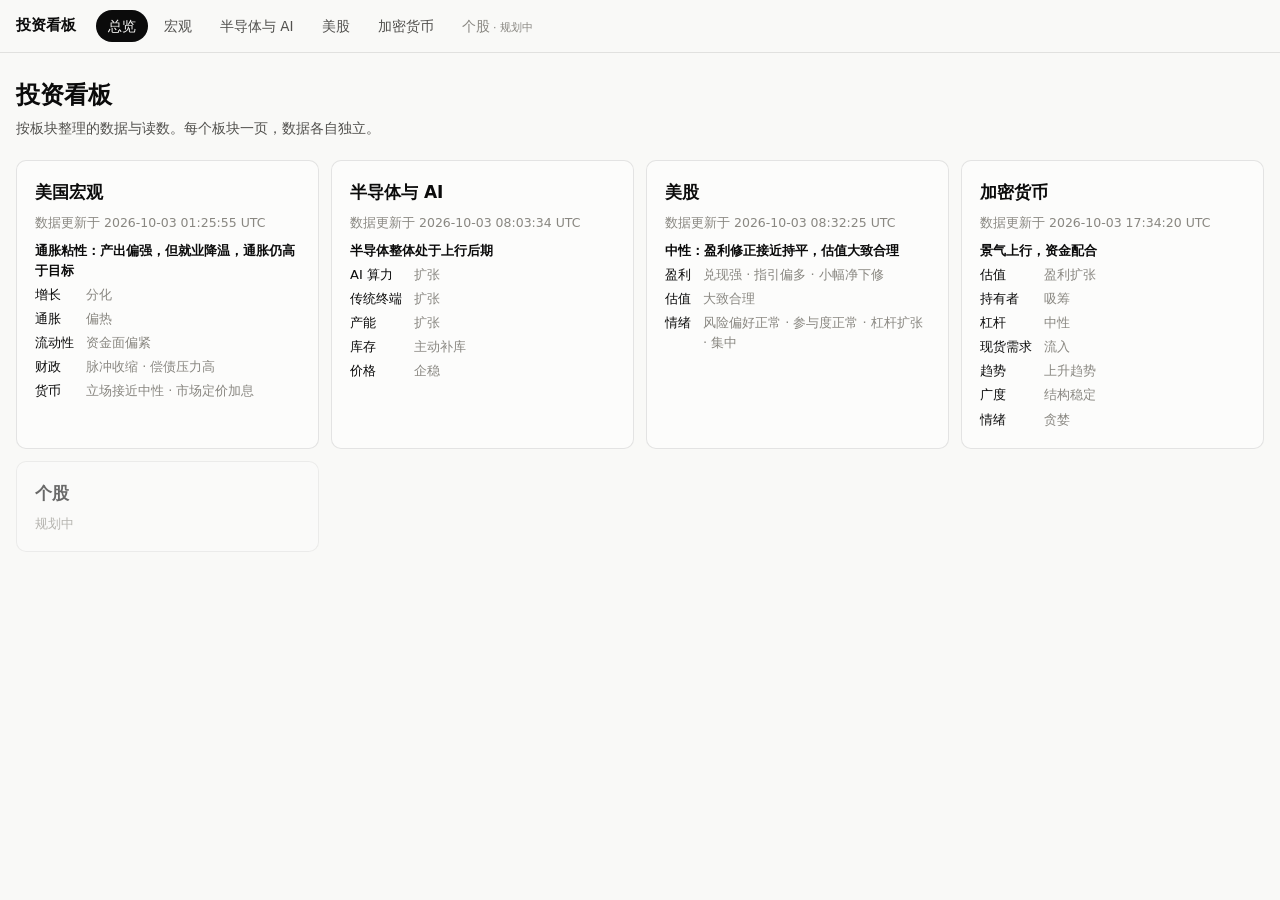
<file: index.html>
<!doctype html>
<html lang="zh-CN">
<head>
  <meta charset="utf-8">
  <meta name="viewport" content="width=device-width, initial-scale=1">
  <meta name="robots" content="noindex">
  <title>投资看板</title>
  <link rel="stylesheet" href="assets/css/site.css">
</head>
<body>
  <header class="topbar">
    <div class="topbar-inner">
      <a class="brand" href="index.html">投资看板</a>
      <nav class="nav" id="nav" aria-label="板块"></nav>
    </div>
  </header>
  <main>
    <div class="page-head">
      <div>
        <h1>投资看板</h1>
        <div class="sub">按板块整理的数据与读数。每个板块一页，数据各自独立。</div>
      </div>
    </div>
    <div class="hub">
      <a class="card" href="macro.html" style="color:inherit;text-decoration:none">
        <h2>美国宏观</h2>
        <div class="muted small" id="macro-asof">读取中…</div>
        <div class="hub-dims" id="macro-dims"></div>
      </a>
      <a class="card" href="semis.html" style="color:inherit;text-decoration:none">
        <h2>半导体与 AI</h2>
        <div class="muted small" id="semis-asof">读取中…</div>
        <div class="hub-dims" id="semis-dims"></div>
      </a>
      <a class="card" href="us.html" style="color:inherit;text-decoration:none">
        <h2>美股</h2>
        <div class="muted small" id="us-asof">读取中…</div>
        <div class="hub-dims" id="us-dims"></div>
      </a>
      <a class="card" href="crypto.html" style="color:inherit;text-decoration:none">
        <h2>加密货币</h2>
        <div class="muted small" id="crypto-asof">读取中…</div>
        <div class="hub-dims" id="crypto-dims"></div>
      </a>
      <div class="card off"><h2>个股</h2><div class="muted small">规划中</div></div>
    </div>
  </main>
  <script src="assets/js/common.js"></script>
  <script>
    renderNav("index.html");
    loadJSON("data/macro/dashboard.json").then((d) => {
      document.getElementById("macro-asof").textContent = "数据更新于 " + (d.status?.updated_at || d.asof).replace("T", " ").replace("Z", " UTC");
      document.getElementById("macro-dims").innerHTML =
        `<span style="grid-column:1/-1;font-weight:600">${esc(d.verdict?.headline || "")}</span>` +
        d.dimensions.map((x) => `<span>${esc(x.name)}</span><span class="muted" style="grid-column:2/-1">${esc(x.label)}</span>`).join("");
    }).catch(() => { document.getElementById("macro-asof").textContent = "数据还没生成"; });
    loadJSON("data/semis/dashboard.json").then((d) => {
      document.getElementById("semis-asof").textContent = "数据更新于 " + (d.status?.updated_at || d.asof).replace("T", " ").replace("Z", " UTC");
      document.getElementById("semis-dims").innerHTML =
        `<span style="grid-column:1/-1;font-weight:600">${esc(d.verdict?.headline || "")}</span>` +
        d.dimensions.filter((x) => x.side).map((x) => `<span>${esc(x.name)}</span><span class="muted" style="grid-column:2/-1">${esc(x.label)}</span>`).join("");
    }).catch(() => { document.getElementById("semis-asof").textContent = "数据还没生成"; });
    loadJSON("data/us/dashboard.json").then((d) => {
      document.getElementById("us-asof").textContent = "数据更新于 " + (d.status?.updated_at || d.asof).replace("T", " ").replace("Z", " UTC");
      document.getElementById("us-dims").innerHTML =
        `<span style="grid-column:1/-1;font-weight:600">${esc(d.verdict?.headline || "")}</span>` +
        d.dimensions.map((x) => `<span>${esc(x.name)}</span><span class="muted" style="grid-column:2/-1">${esc(x.label)}</span>`).join("");
    }).catch(() => { document.getElementById("us-asof").textContent = "数据还没生成"; });
    loadJSON("data/crypto/dashboard.json").then((d) => {
      document.getElementById("crypto-asof").textContent = "数据更新于 " + (d.status?.updated_at || d.asof).replace("T", " ").replace("Z", " UTC");
      document.getElementById("crypto-dims").innerHTML =
        `<span style="grid-column:1/-1;font-weight:600">${esc(d.verdict?.headline || "")}</span>` +
        d.dimensions.map((x) => `<span>${esc(x.name)}</span><span class="muted" style="grid-column:2/-1">${esc(x.label)}</span>`).join("");
    }).catch(() => { document.getElementById("crypto-asof").textContent = "数据还没生成"; });
  </script>
</body>
</html>
</file>
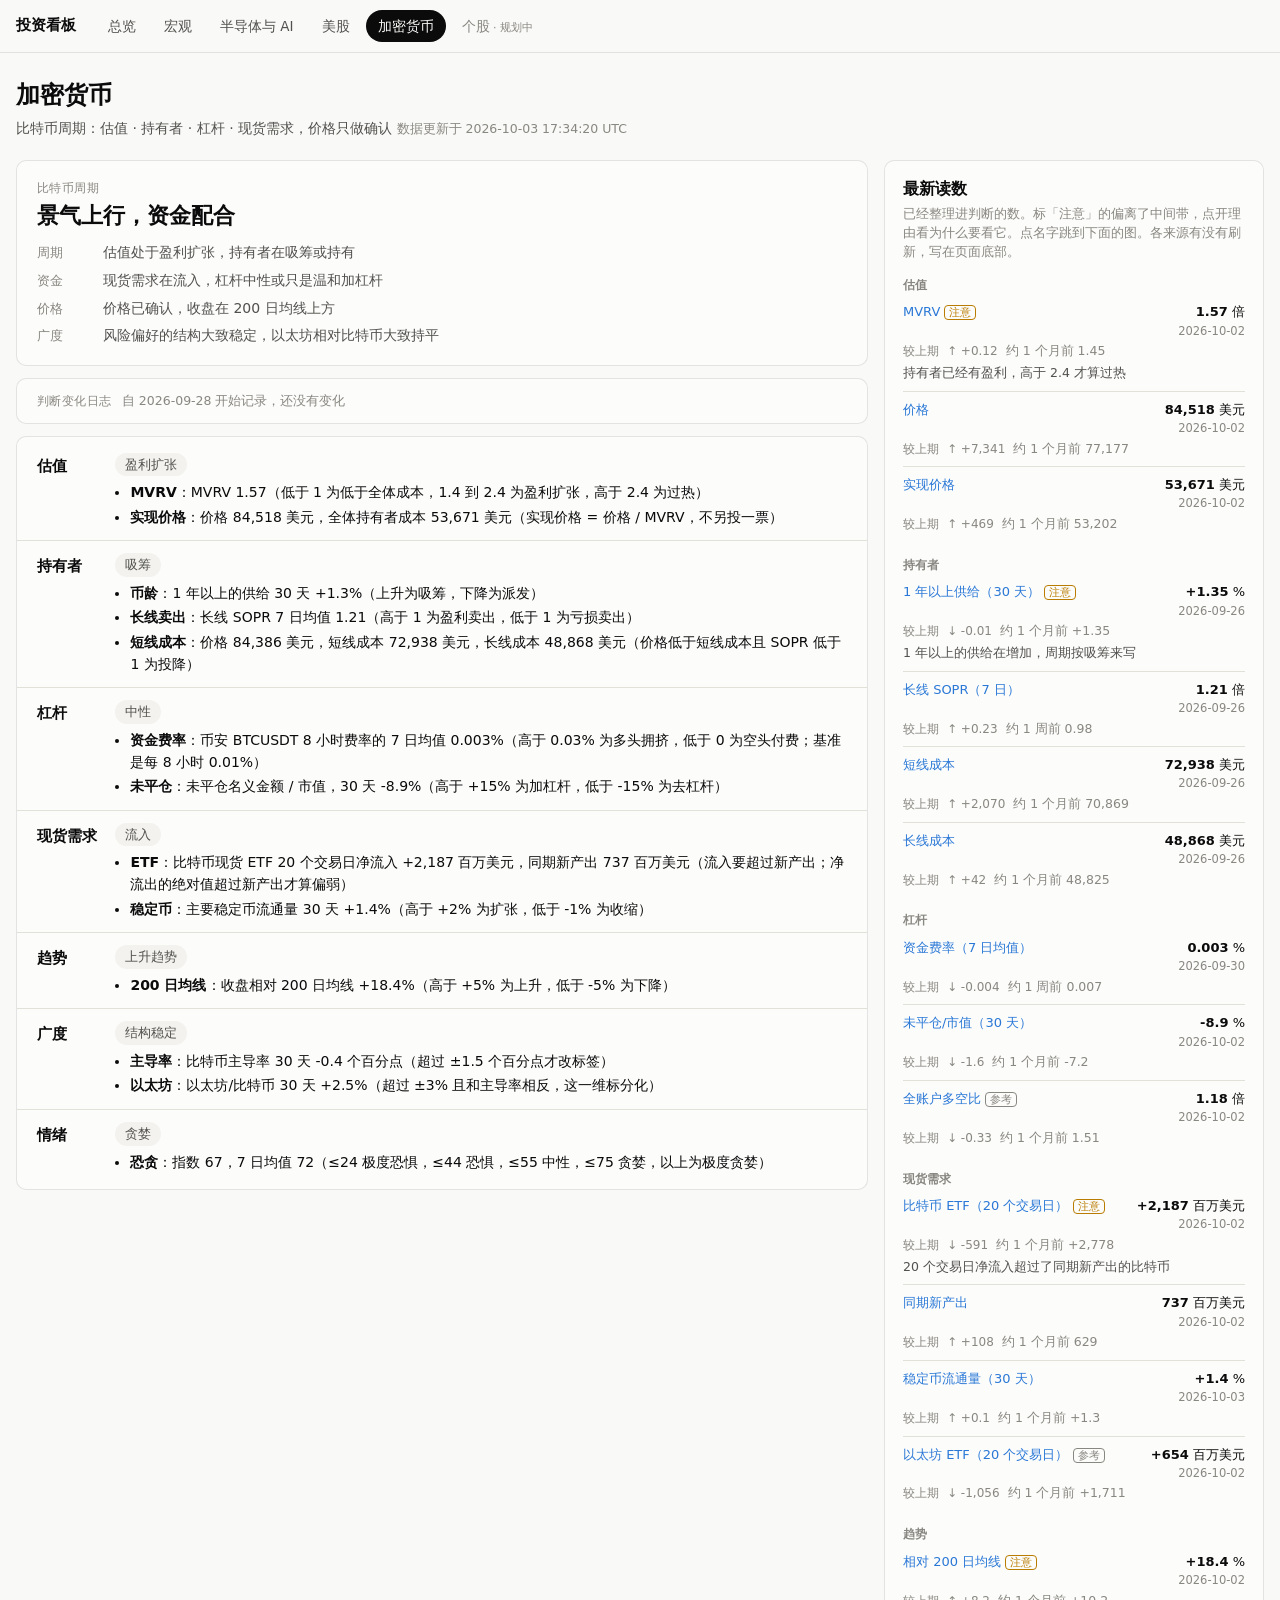
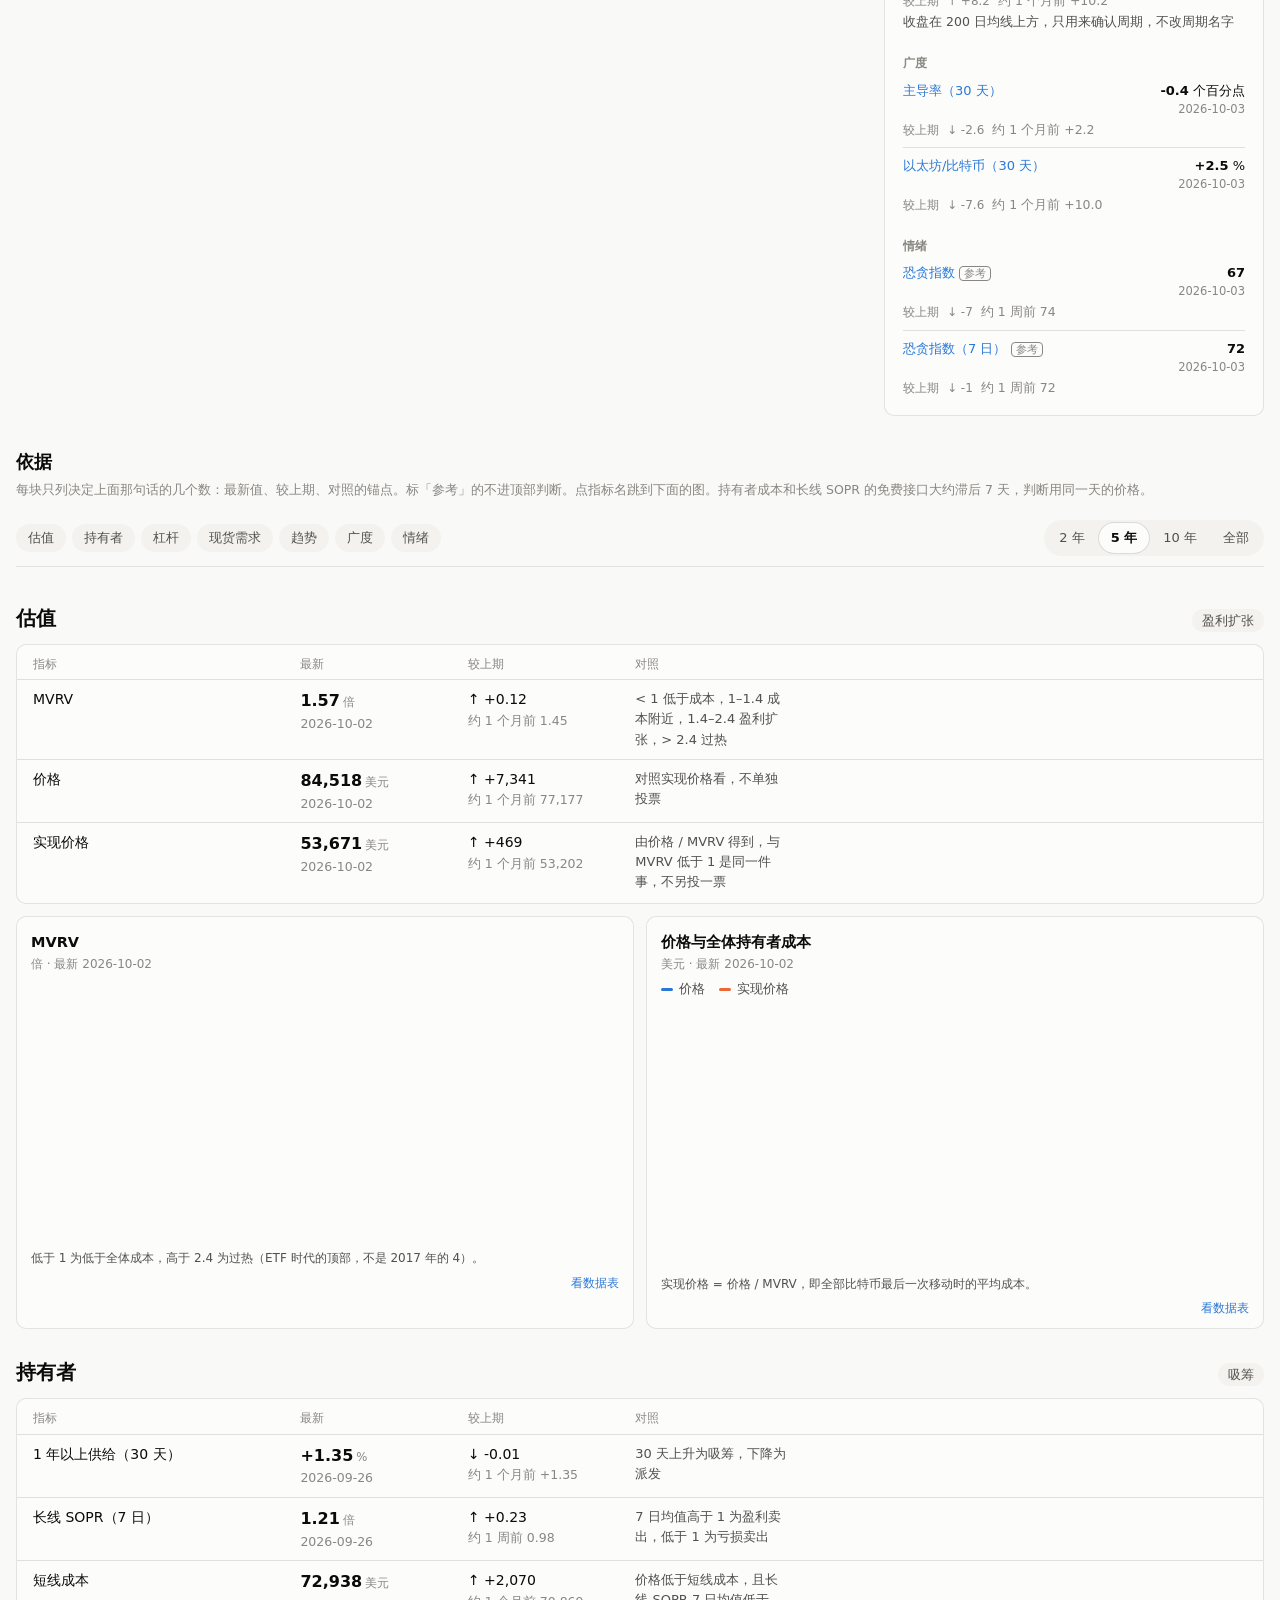
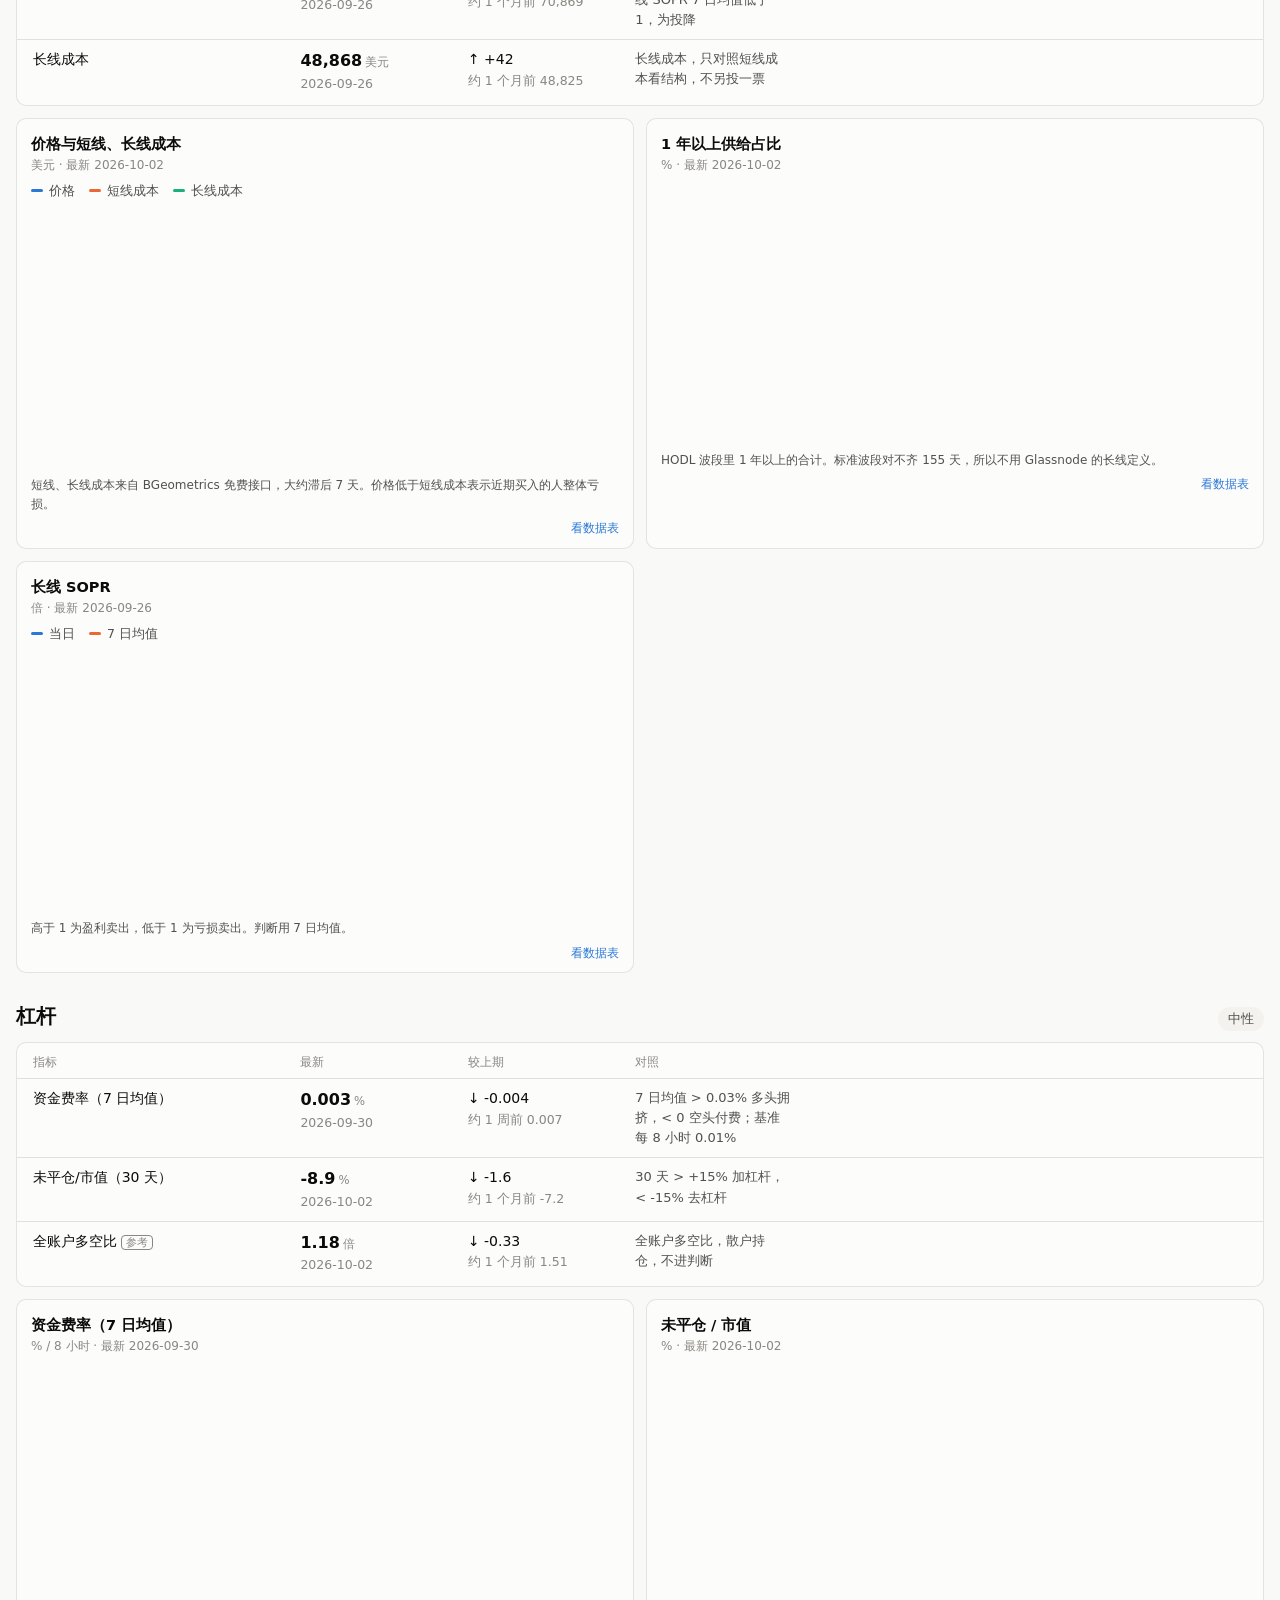
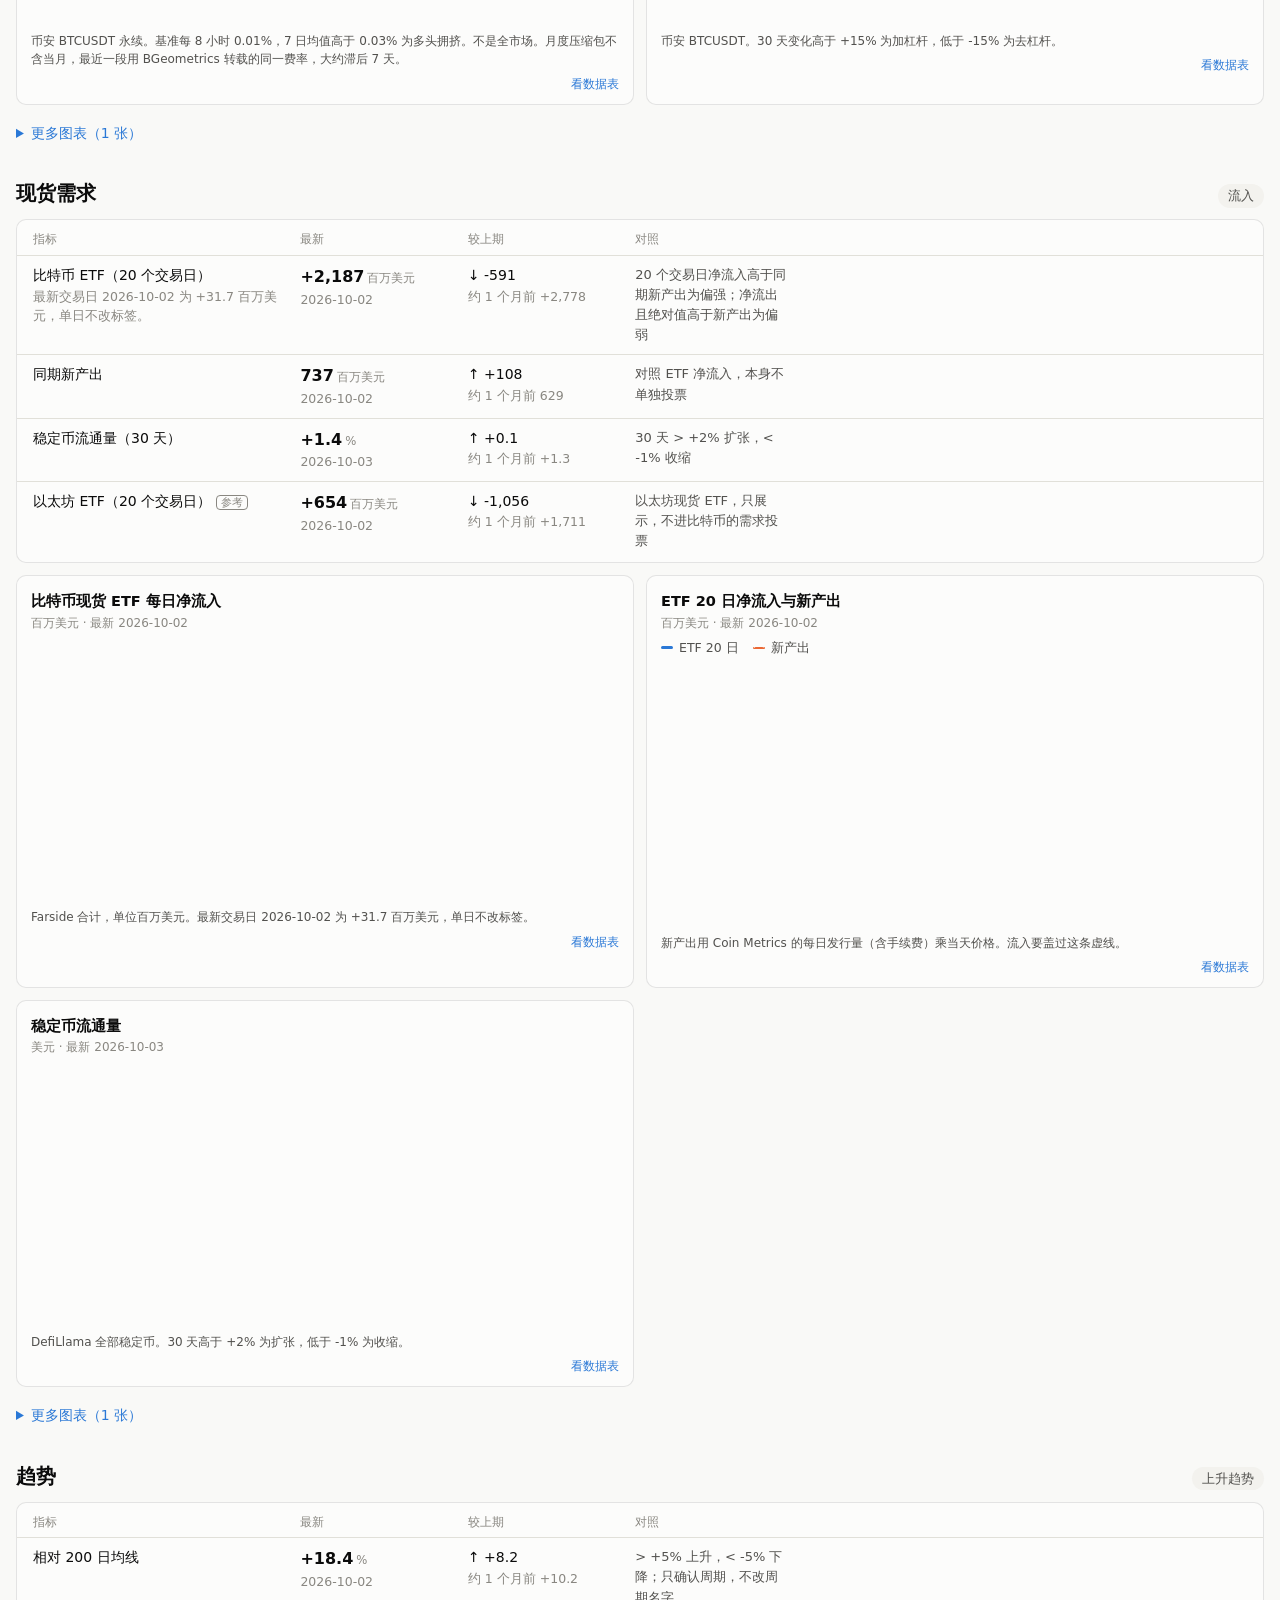
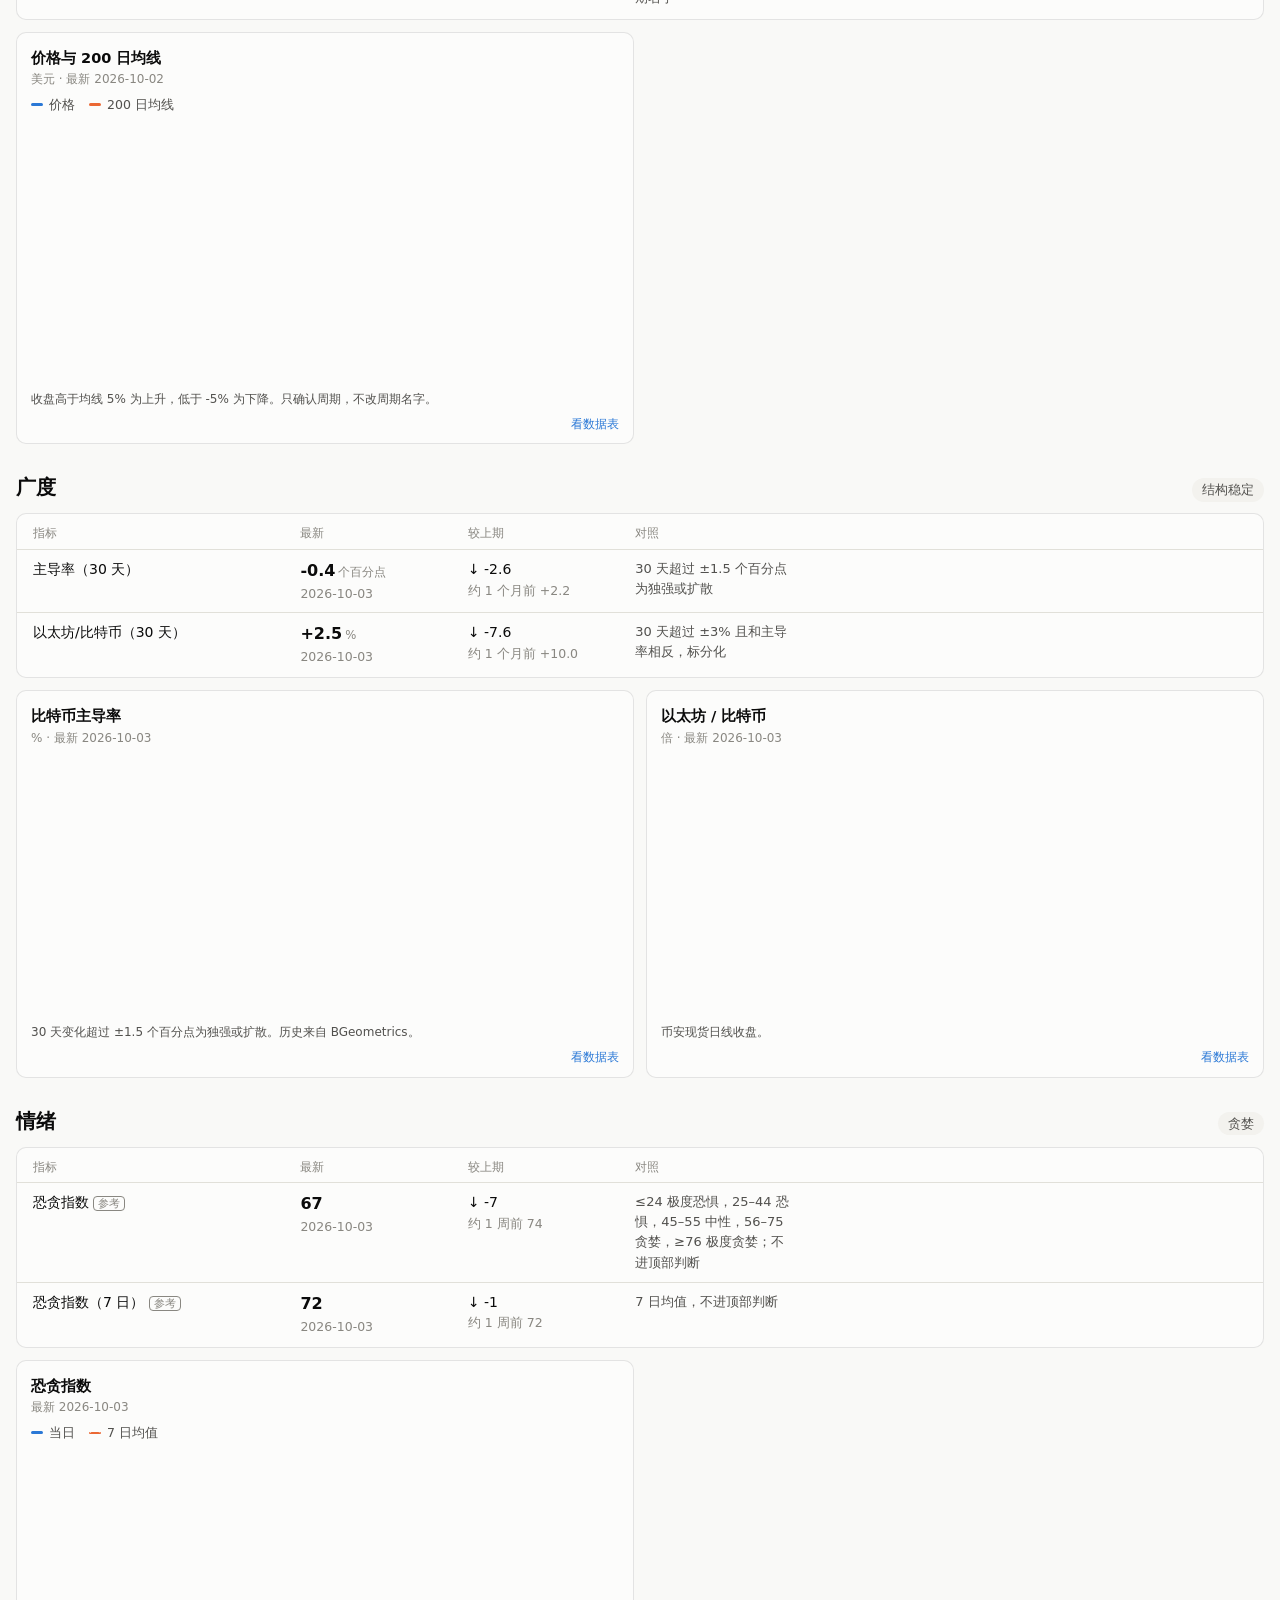
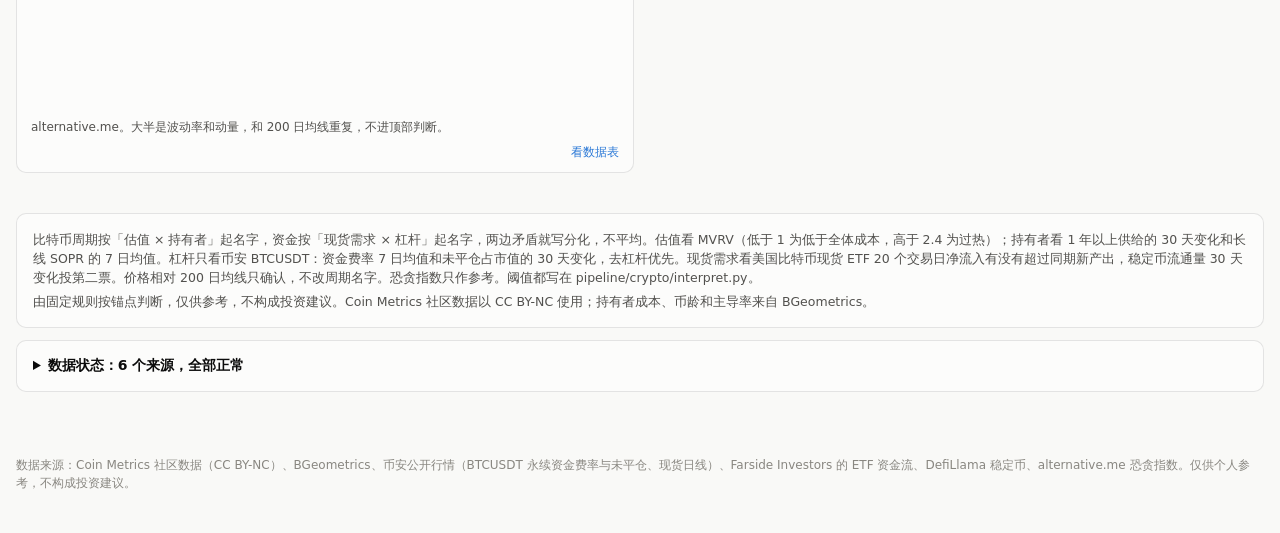
<file: crypto.html>
<!doctype html>
<html lang="zh-CN">
<head>
  <meta charset="utf-8">
  <meta name="viewport" content="width=device-width, initial-scale=1">
  <meta name="robots" content="noindex">
  <title>加密货币 · 投资看板</title>
  <link rel="stylesheet" href="assets/css/site.css">
</head>
<body data-board="crypto">
  <header class="topbar">
    <div class="topbar-inner">
      <a class="brand" href="index.html">投资看板</a>
      <nav class="nav" id="nav" aria-label="板块"></nav>
    </div>
  </header>
  <main id="app">
    <div class="page-head">
      <div>
        <h1>加密货币</h1>
        <div class="sub">比特币周期：估值 · 持有者 · 杠杆 · 现货需求，价格只做确认 <span class="muted small" id="asof"></span></div>
      </div>
    </div>

    <div class="top">
      <div class="top-main">
        <section class="card verdict" id="verdict"></section>
        <section class="card statelog" id="statelog"></section>
        <section class="card states" id="states" aria-label="七个维度"></section>
      </div>
      <aside class="card side" aria-labelledby="fresh-title">
        <h2 id="fresh-title">最新读数</h2>
        <p class="small muted">已经整理进判断的数。标「注意」的偏离了中间带，点开理由看为什么要看它。点名字跳到下面的图。各来源有没有刷新，写在页面底部。</p>
        <div id="fresh"></div>
      </aside>
    </div>

    <h2 class="layer">依据</h2>
    <p class="layer-sub">每块只列决定上面那句话的几个数：最新值、较上期、对照的锚点。标「参考」的不进顶部判断。点指标名跳到下面的图。持有者成本和长线 SOPR 的免费接口大约滞后 7 天，判断用同一天的价格。</p>
    <div class="section-nav">
      <div class="chips" id="chips"></div>
      <div class="seg" id="range" role="group" aria-label="时间范围"></div>
    </div>
    <div id="sections"></div>

    <div class="card notes" id="notes"></div>
    <div class="card health" id="health"></div>
  </main>
  <footer>数据来源：Coin Metrics 社区数据（CC BY-NC）、BGeometrics、币安公开行情（BTCUSDT 永续资金费率与未平仓、现货日线）、Farside Investors 的 ETF 资金流、DefiLlama 稳定币、alternative.me 恐贪指数。仅供个人参考，不构成投资建议。</footer>
  <script src="assets/vendor/chart.umd.min.js"></script>
  <script src="assets/vendor/chartjs-adapter-date-fns.bundle.min.js"></script>
  <script src="assets/js/common.js"></script>
  <script src="assets/js/board.js"></script>
  <script src="assets/js/crypto.js"></script>
</body>
</html>
</file>
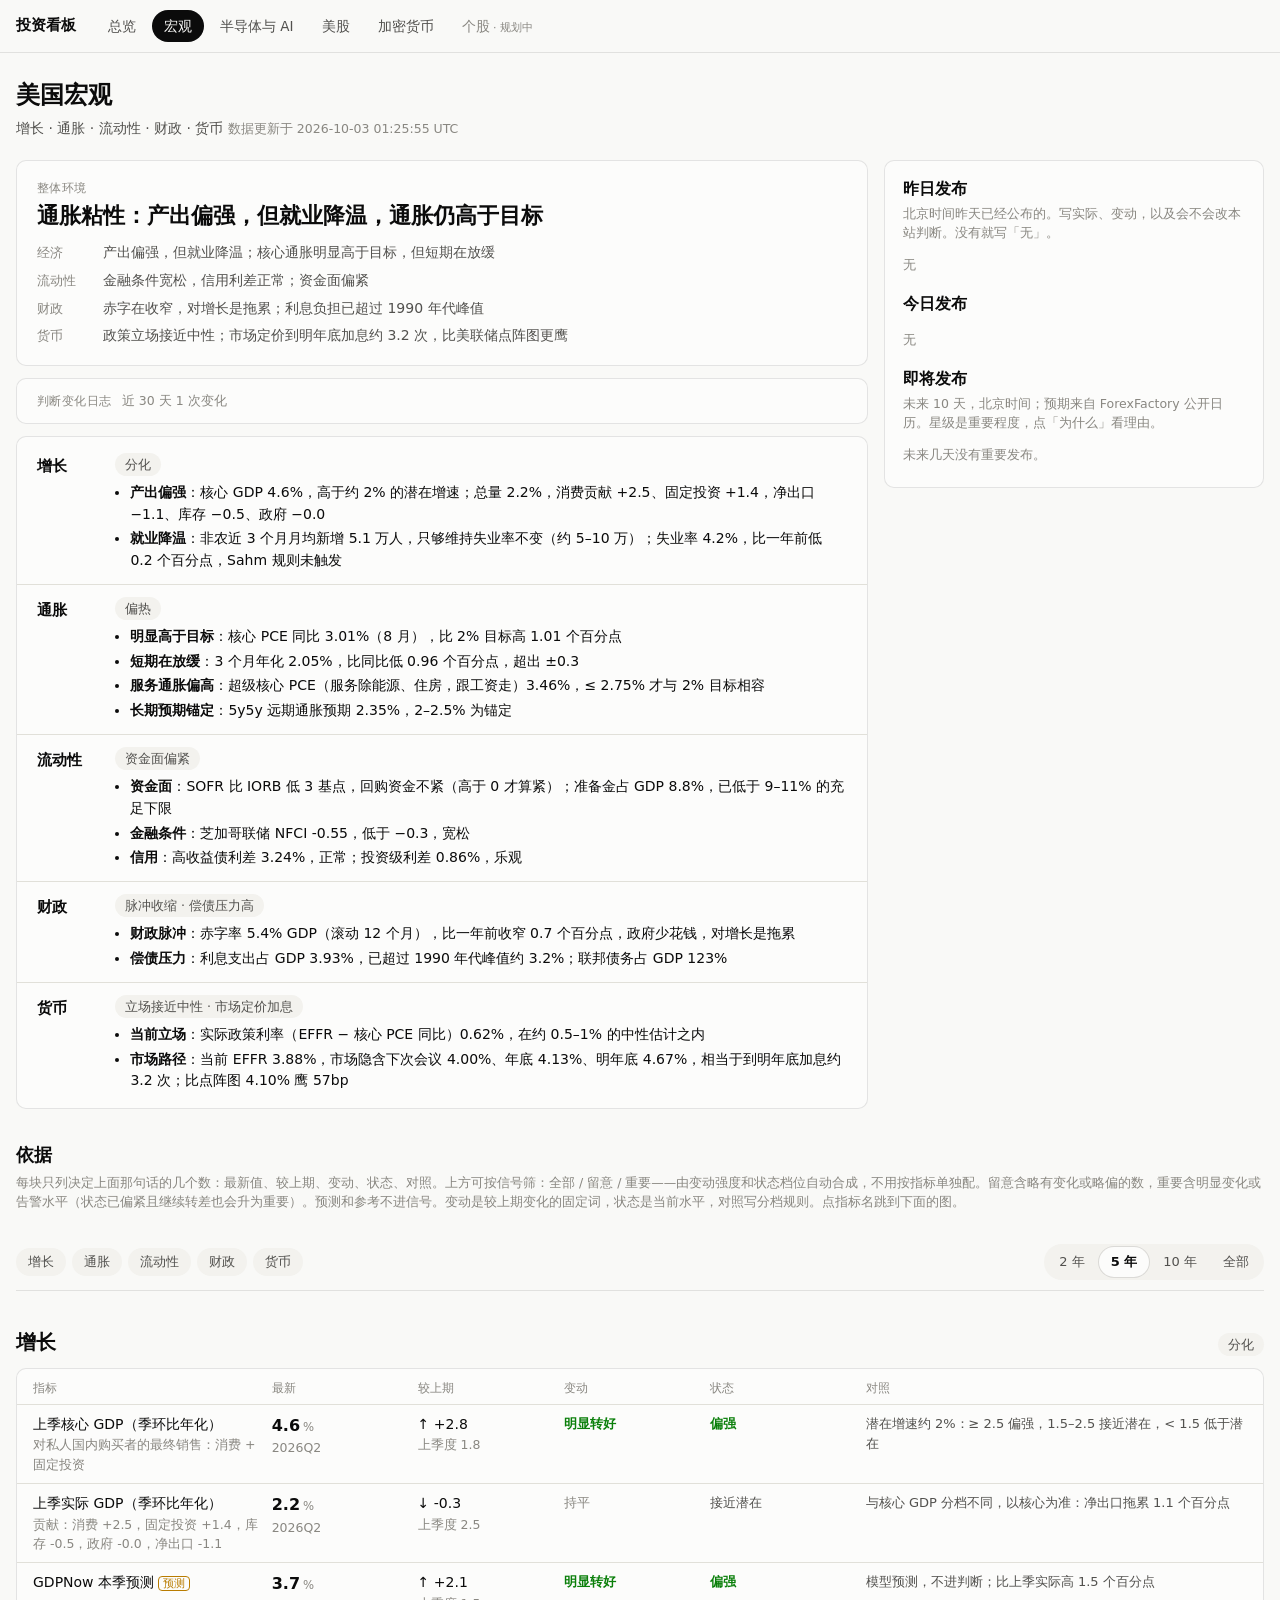
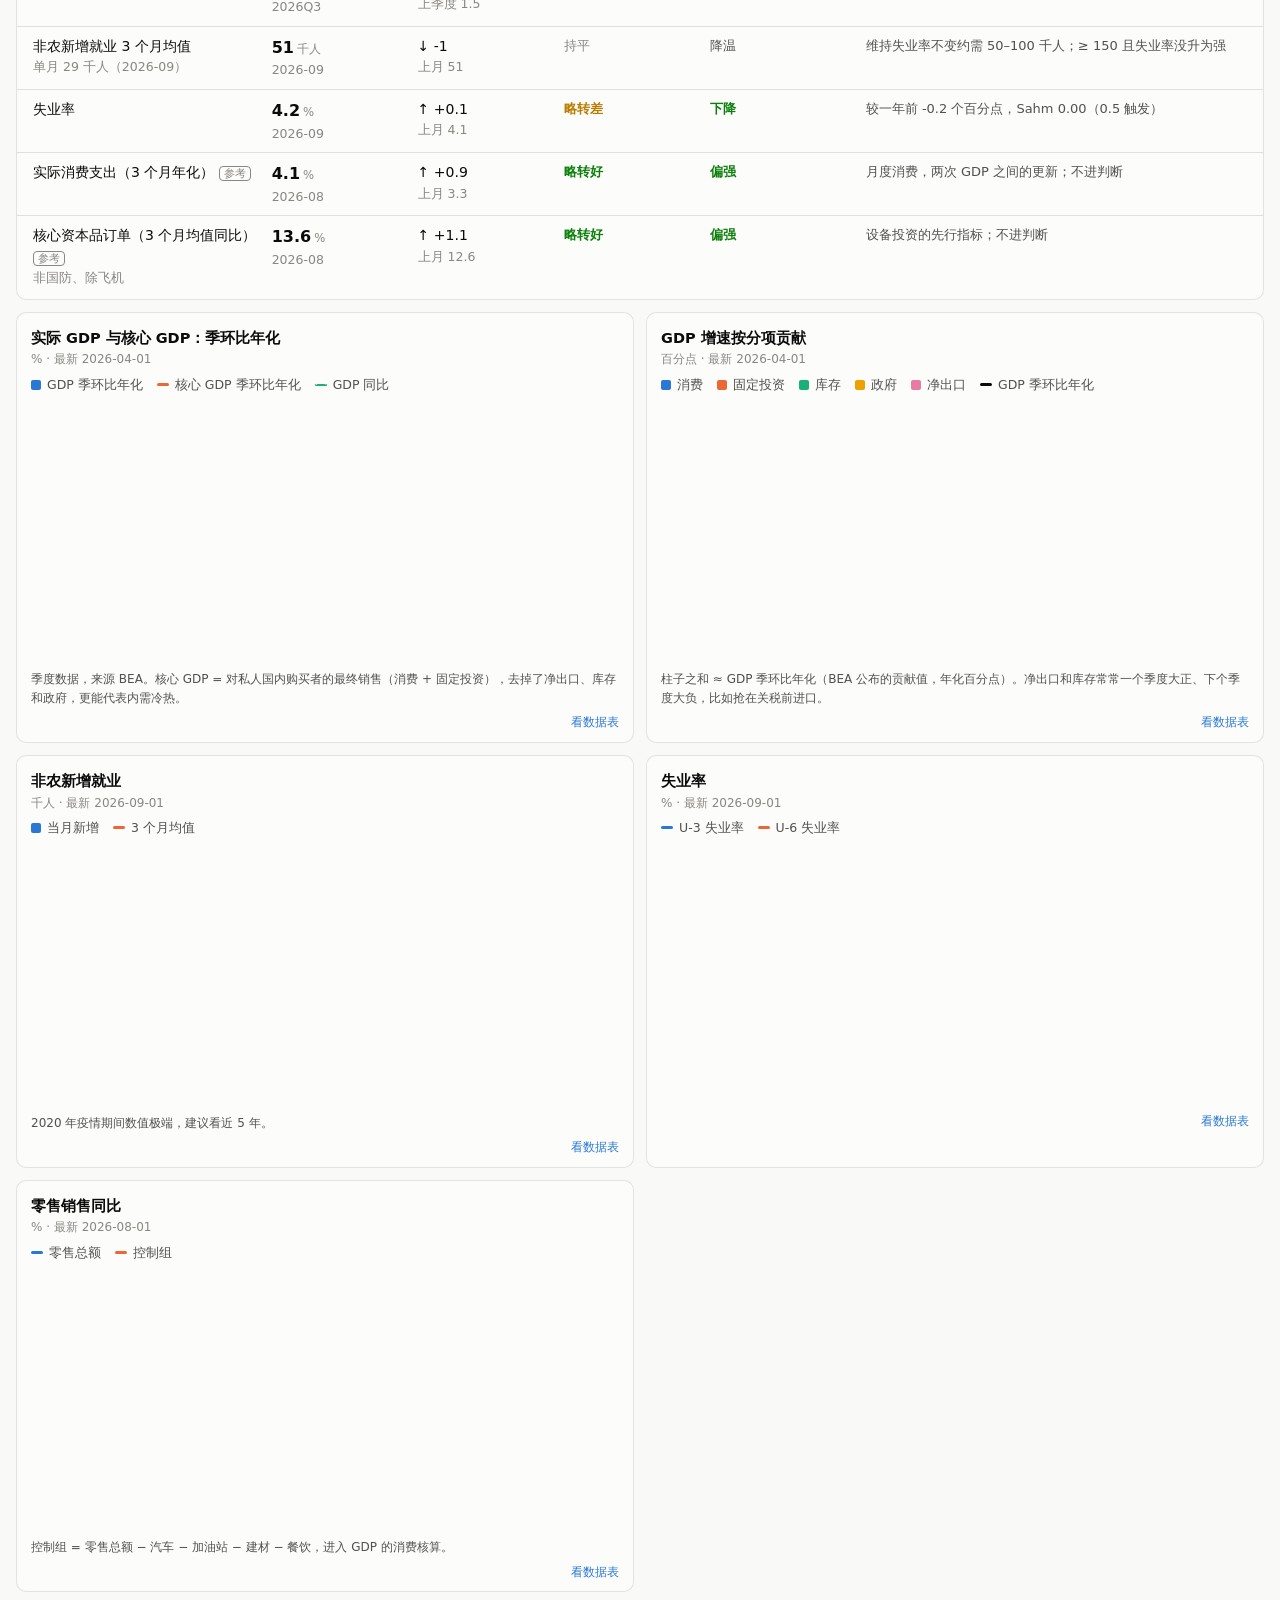
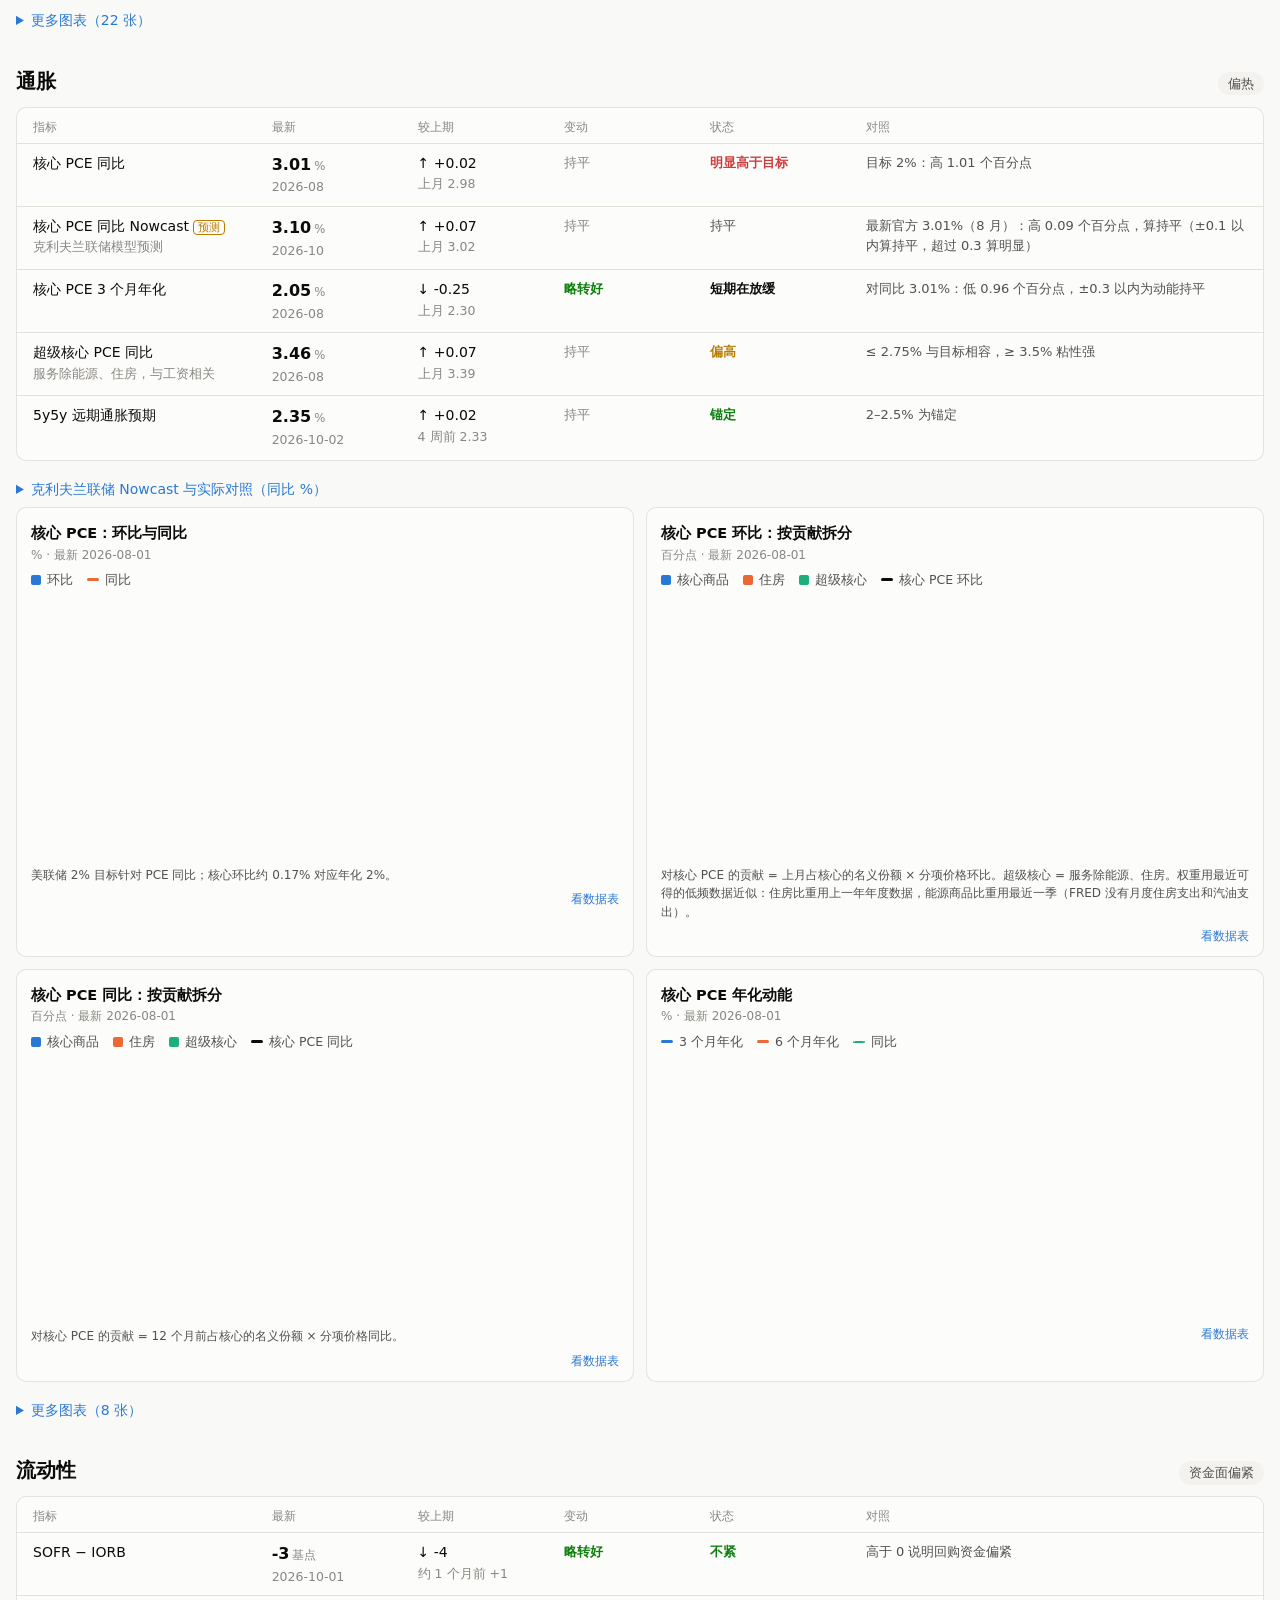
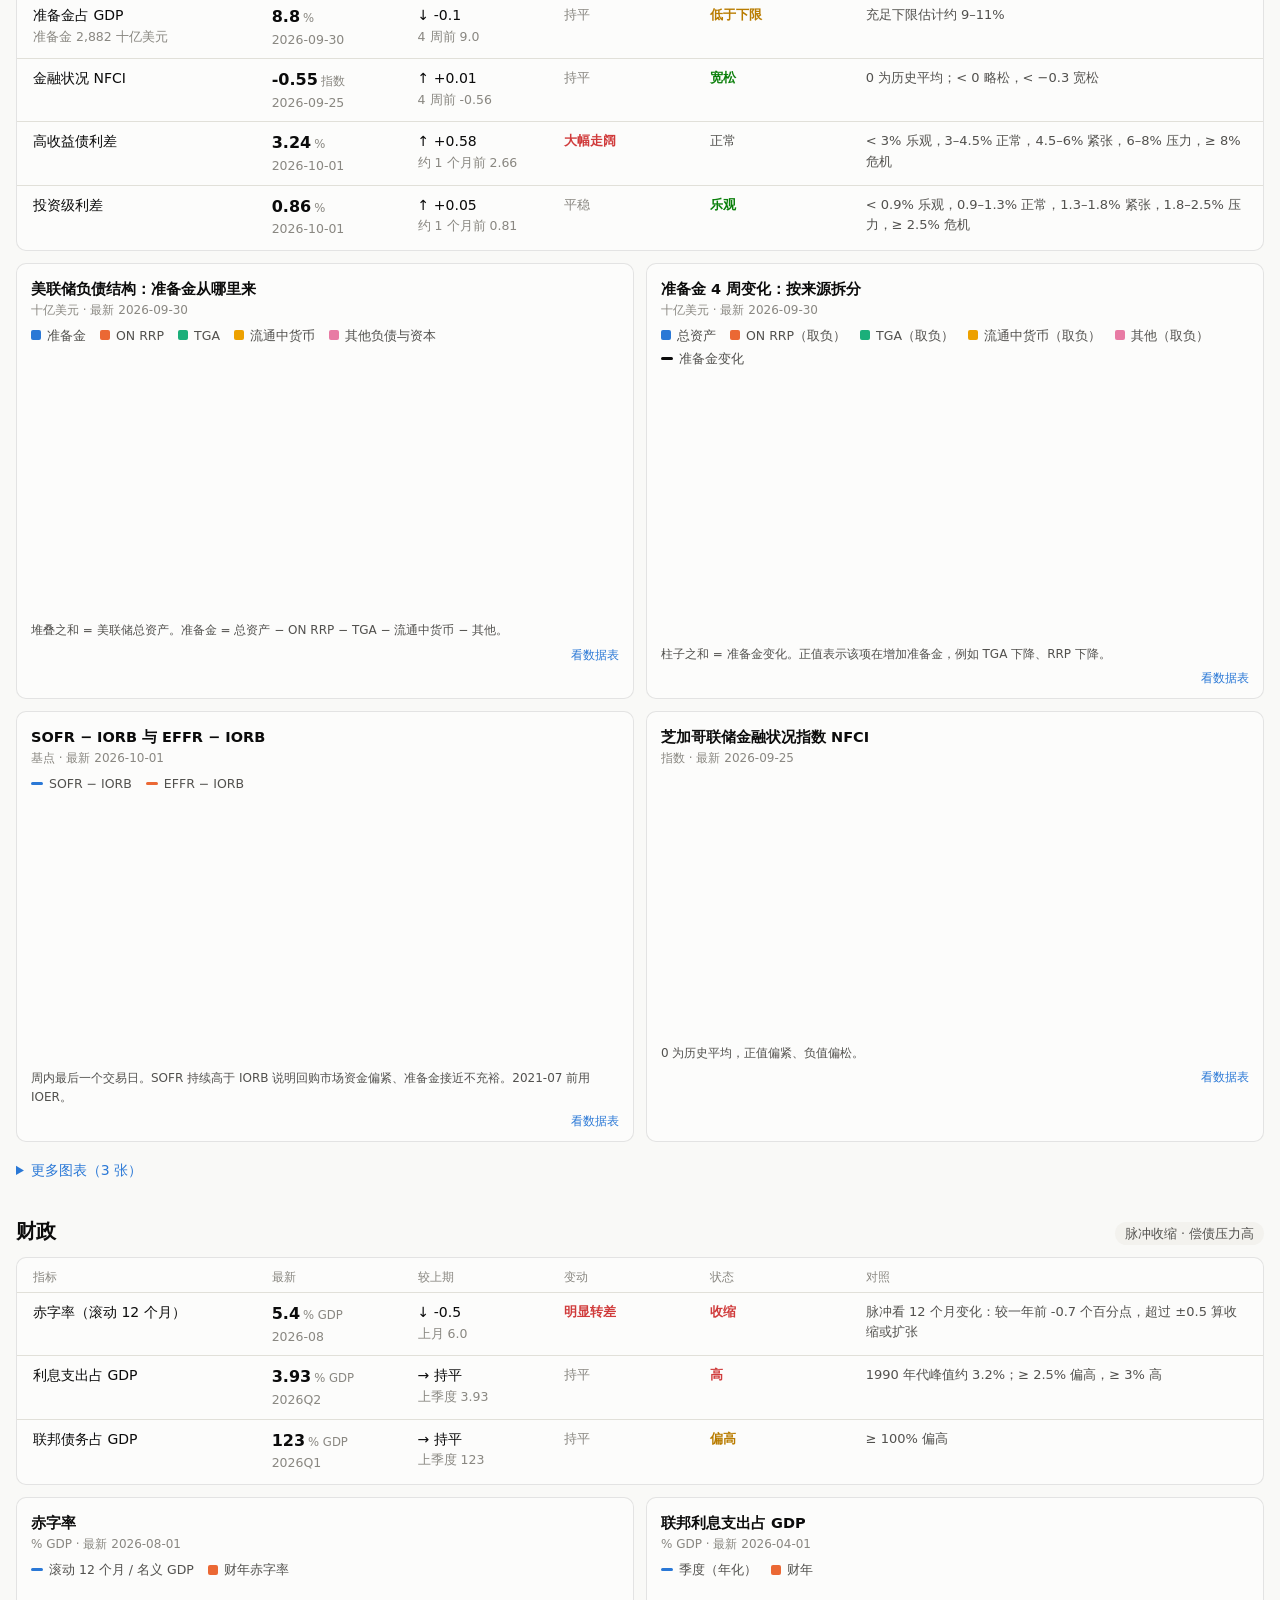
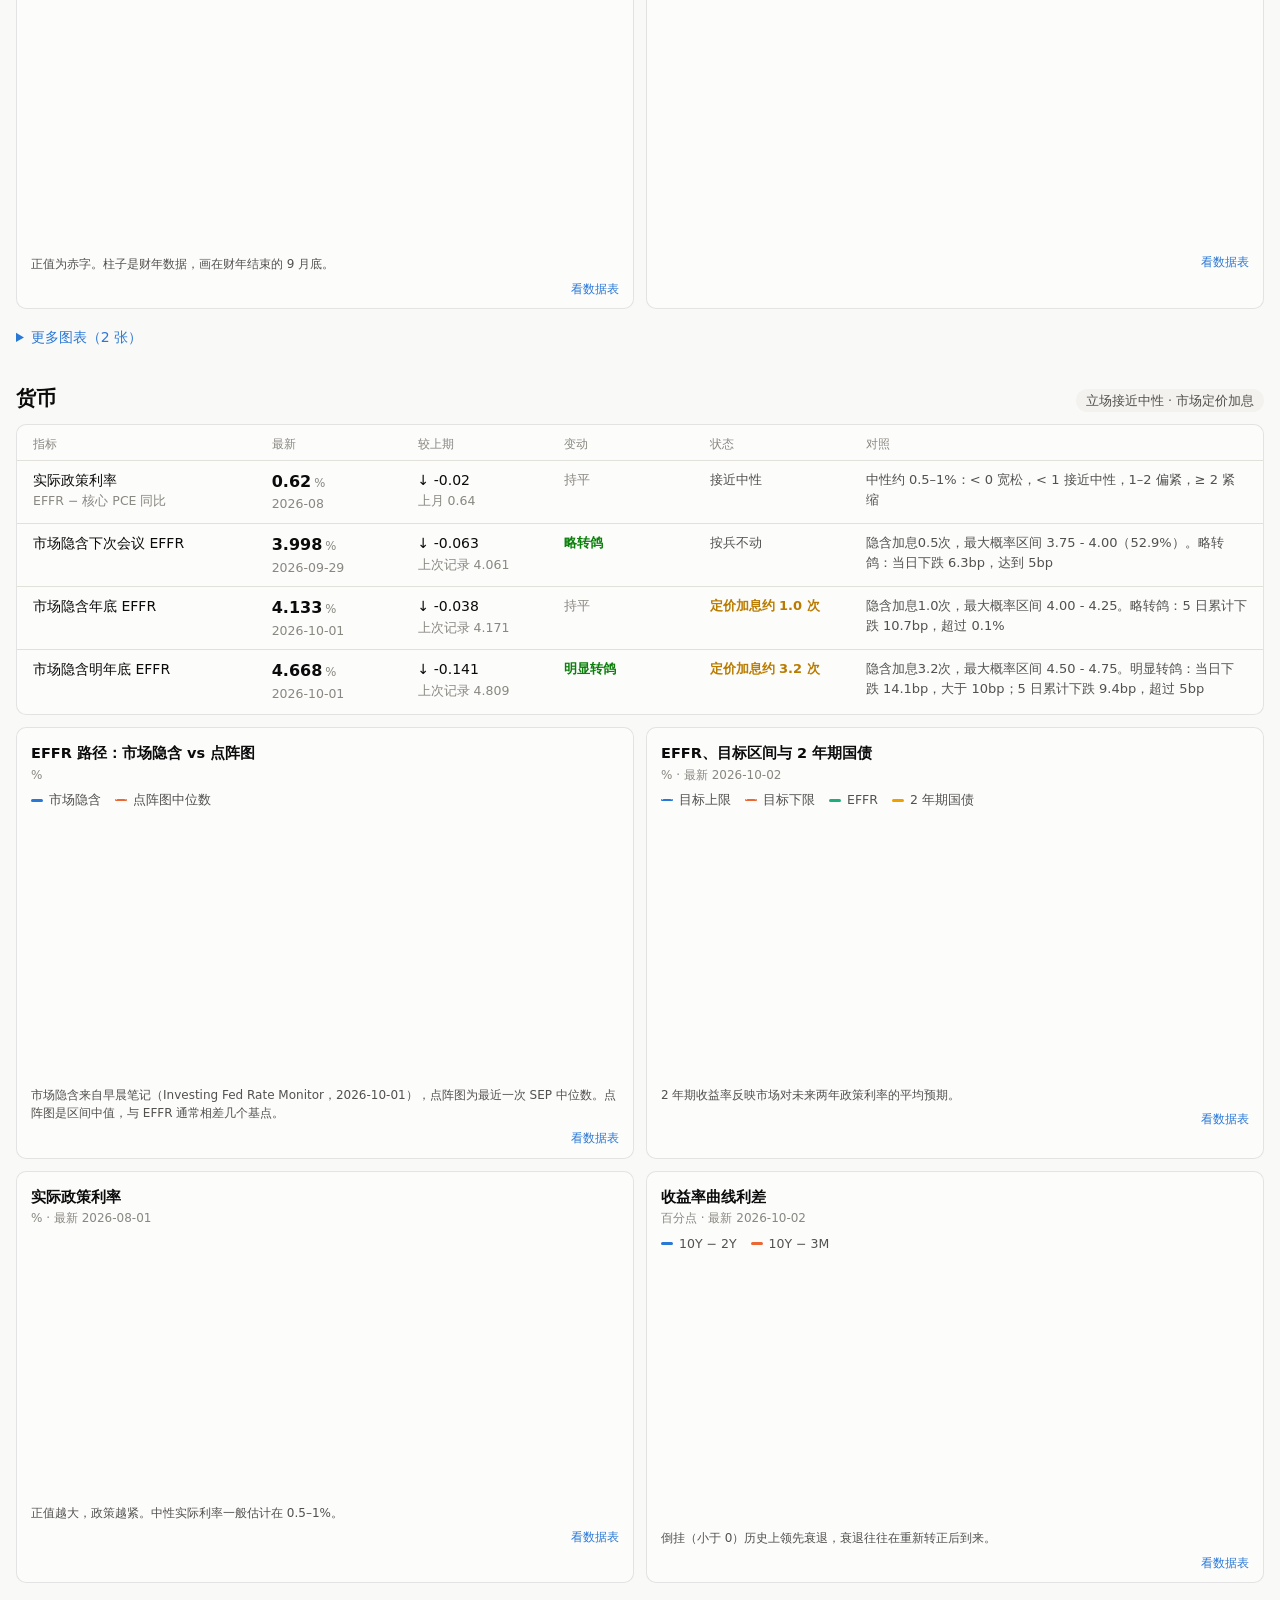
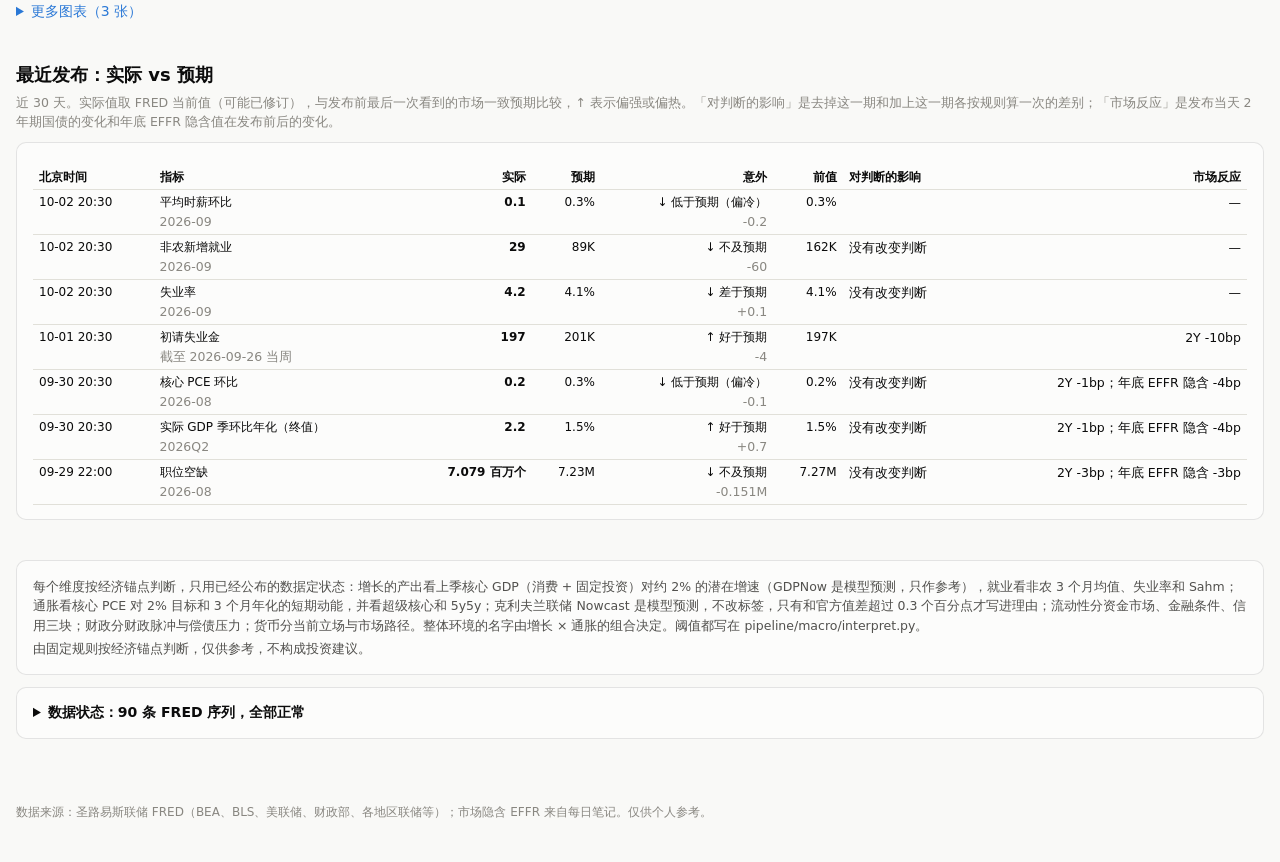
<file: macro.html>
<!doctype html>
<html lang="zh-CN">
<head>
  <meta charset="utf-8">
  <meta name="viewport" content="width=device-width, initial-scale=1">
  <meta name="robots" content="noindex">
  <title>美国宏观 · 投资看板</title>
  <link rel="stylesheet" href="assets/css/site.css">
</head>
<body data-board="macro">
  <header class="topbar">
    <div class="topbar-inner">
      <a class="brand" href="index.html">投资看板</a>
      <nav class="nav" id="nav" aria-label="板块"></nav>
    </div>
  </header>
  <main id="app">
    <div class="page-head">
      <div>
        <h1>美国宏观</h1>
        <div class="sub">增长 · 通胀 · 流动性 · 财政 · 货币 <span class="muted small" id="asof"></span></div>
      </div>
    </div>

    <!-- 第一屏：左边结论，右边即将发布 -->
    <div class="top">
      <div class="top-main">
        <section class="card verdict" id="verdict"></section>
        <section class="card statelog" id="statelog"></section>
        <section class="card states" id="states" aria-label="五个维度"></section>
      </div>
      <aside class="card side" aria-labelledby="up-title">
        <h2>昨日发布</h2>
        <p class="small muted">北京时间昨天已经公布的。写实际、变动，以及会不会改本站判断。没有就写「无」。</p>
        <div id="yesterday"></div>
        <h2 class="side-h2">今日发布</h2>
        <div id="today"></div>
        <h2 id="up-title" class="side-h2">即将发布</h2>
        <p class="small muted">未来 10 天，北京时间；预期来自 ForexFactory 公开日历。星级是重要程度，点「为什么」看理由。</p>
        <div id="upcoming"></div>
      </aside>
    </div>

    <!-- 第二层：五个问题各自的依据 -->
    <h2 class="layer">依据</h2>
    <p class="layer-sub">每块只列决定上面那句话的几个数：最新值、较上期、变动、状态、对照。上方可按信号筛：全部 / 留意 / 重要——由变动强度和状态档位自动合成，不用按指标单独配。留意含略有变化或略偏的数，重要含明显变化或告警水平（状态已偏紧且继续转差也会升为重要）。预测和参考不进信号。变动是较上期变化的固定词，状态是当前水平，对照写分档规则。点指标名跳到下面的图。</p>
    <div id="st-filter" class="st-filter" hidden></div>
    <div class="section-nav">
      <div class="chips" id="chips"></div>
      <div class="seg" id="range" role="group" aria-label="时间范围"></div>
    </div>
    <div id="sections"></div>

    <!-- 最近发布：有数据之后才出现 -->
    <div id="recent-wrap" hidden>
      <h2 class="layer">最近发布：实际 vs 预期</h2>
      <p class="layer-sub">近 30 天。实际值取 FRED 当前值（可能已修订），与发布前最后一次看到的市场一致预期比较，↑ 表示偏强或偏热。「对判断的影响」是去掉这一期和加上这一期各按规则算一次的差别；「市场反应」是发布当天 2 年期国债的变化和年底 EFFR 隐含值在发布前后的变化。</p>
      <div class="card rel" id="recent"></div>
    </div>

    <div class="card notes" id="notes"></div>
    <div class="card health" id="health"></div>
  </main>
  <footer>数据来源：圣路易斯联储 FRED（BEA、BLS、美联储、财政部、各地区联储等）；市场隐含 EFFR 来自每日笔记。仅供个人参考。</footer>
  <script src="assets/vendor/chart.umd.min.js"></script>
  <script src="assets/vendor/chartjs-adapter-date-fns.bundle.min.js"></script>
  <script src="assets/js/common.js"></script>
  <script src="assets/js/board.js"></script>
  <script src="assets/js/macro.js"></script>
</body>
</html>
</file>
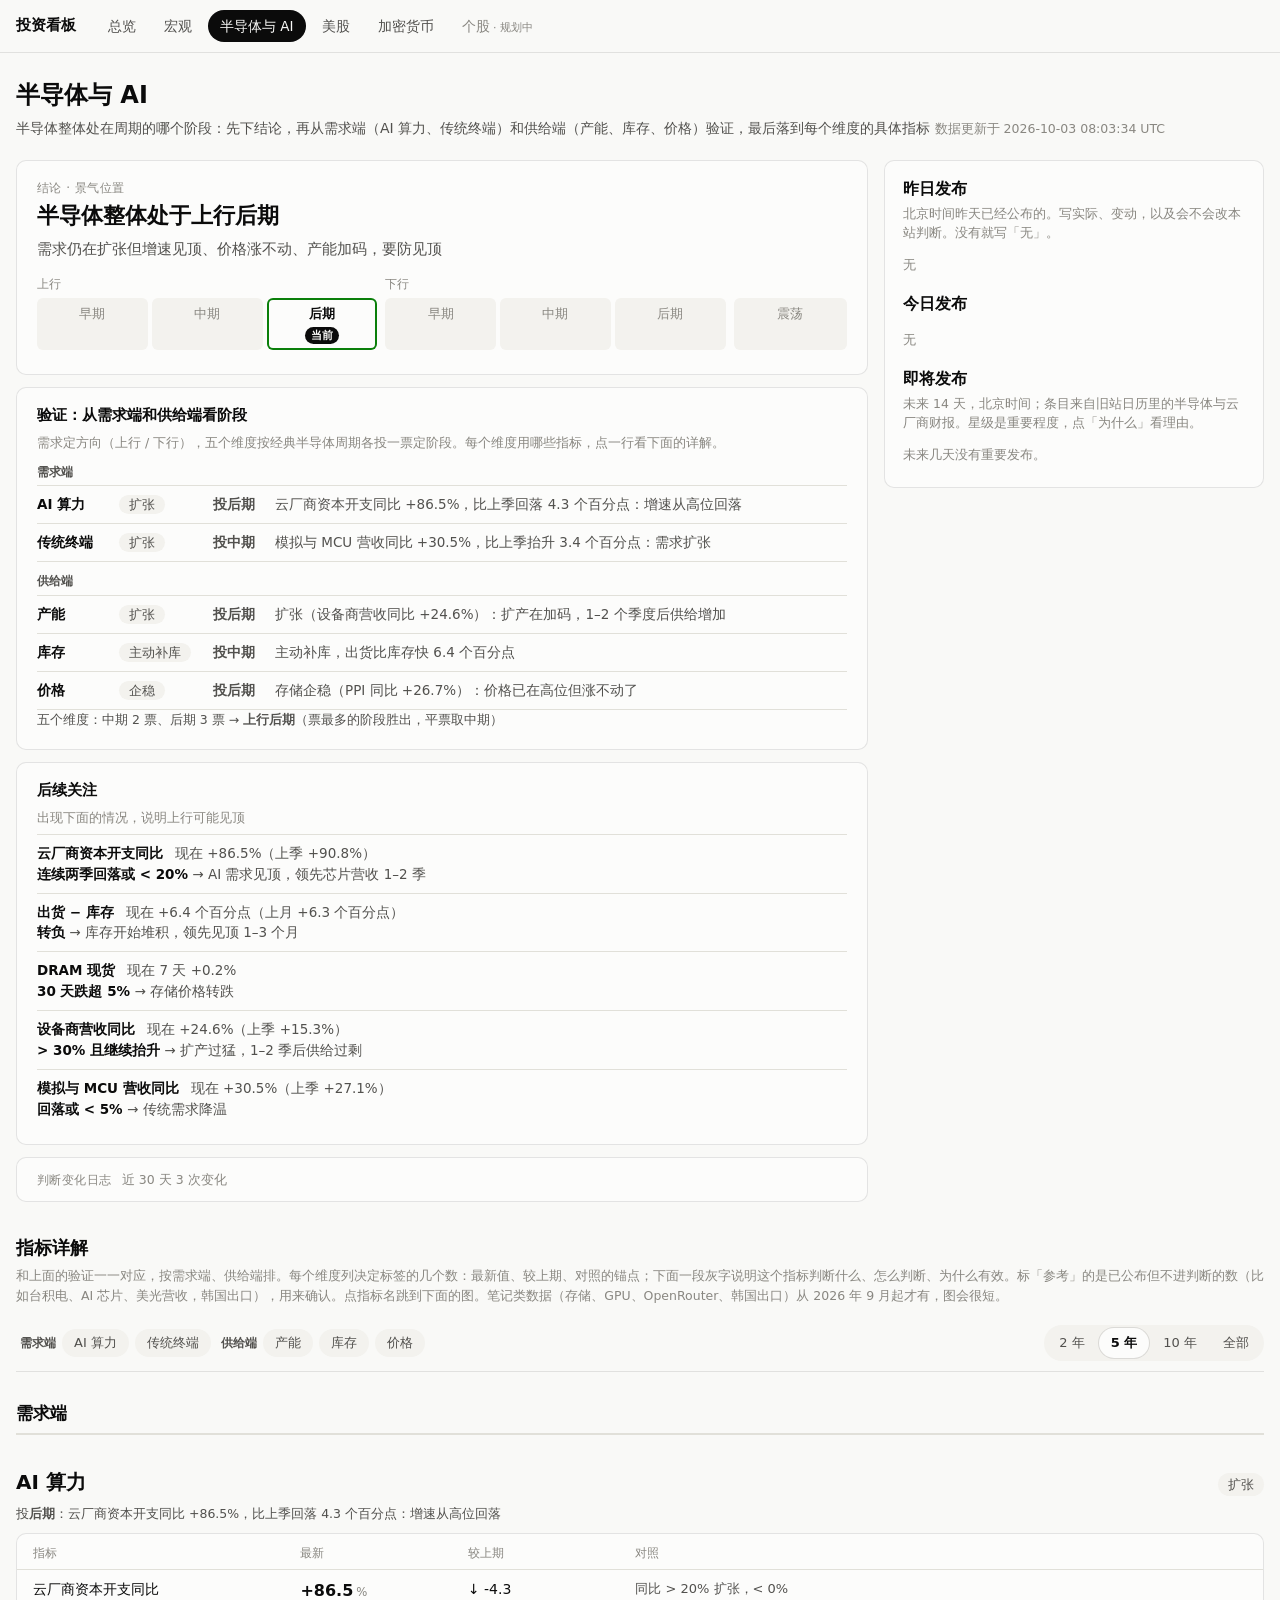
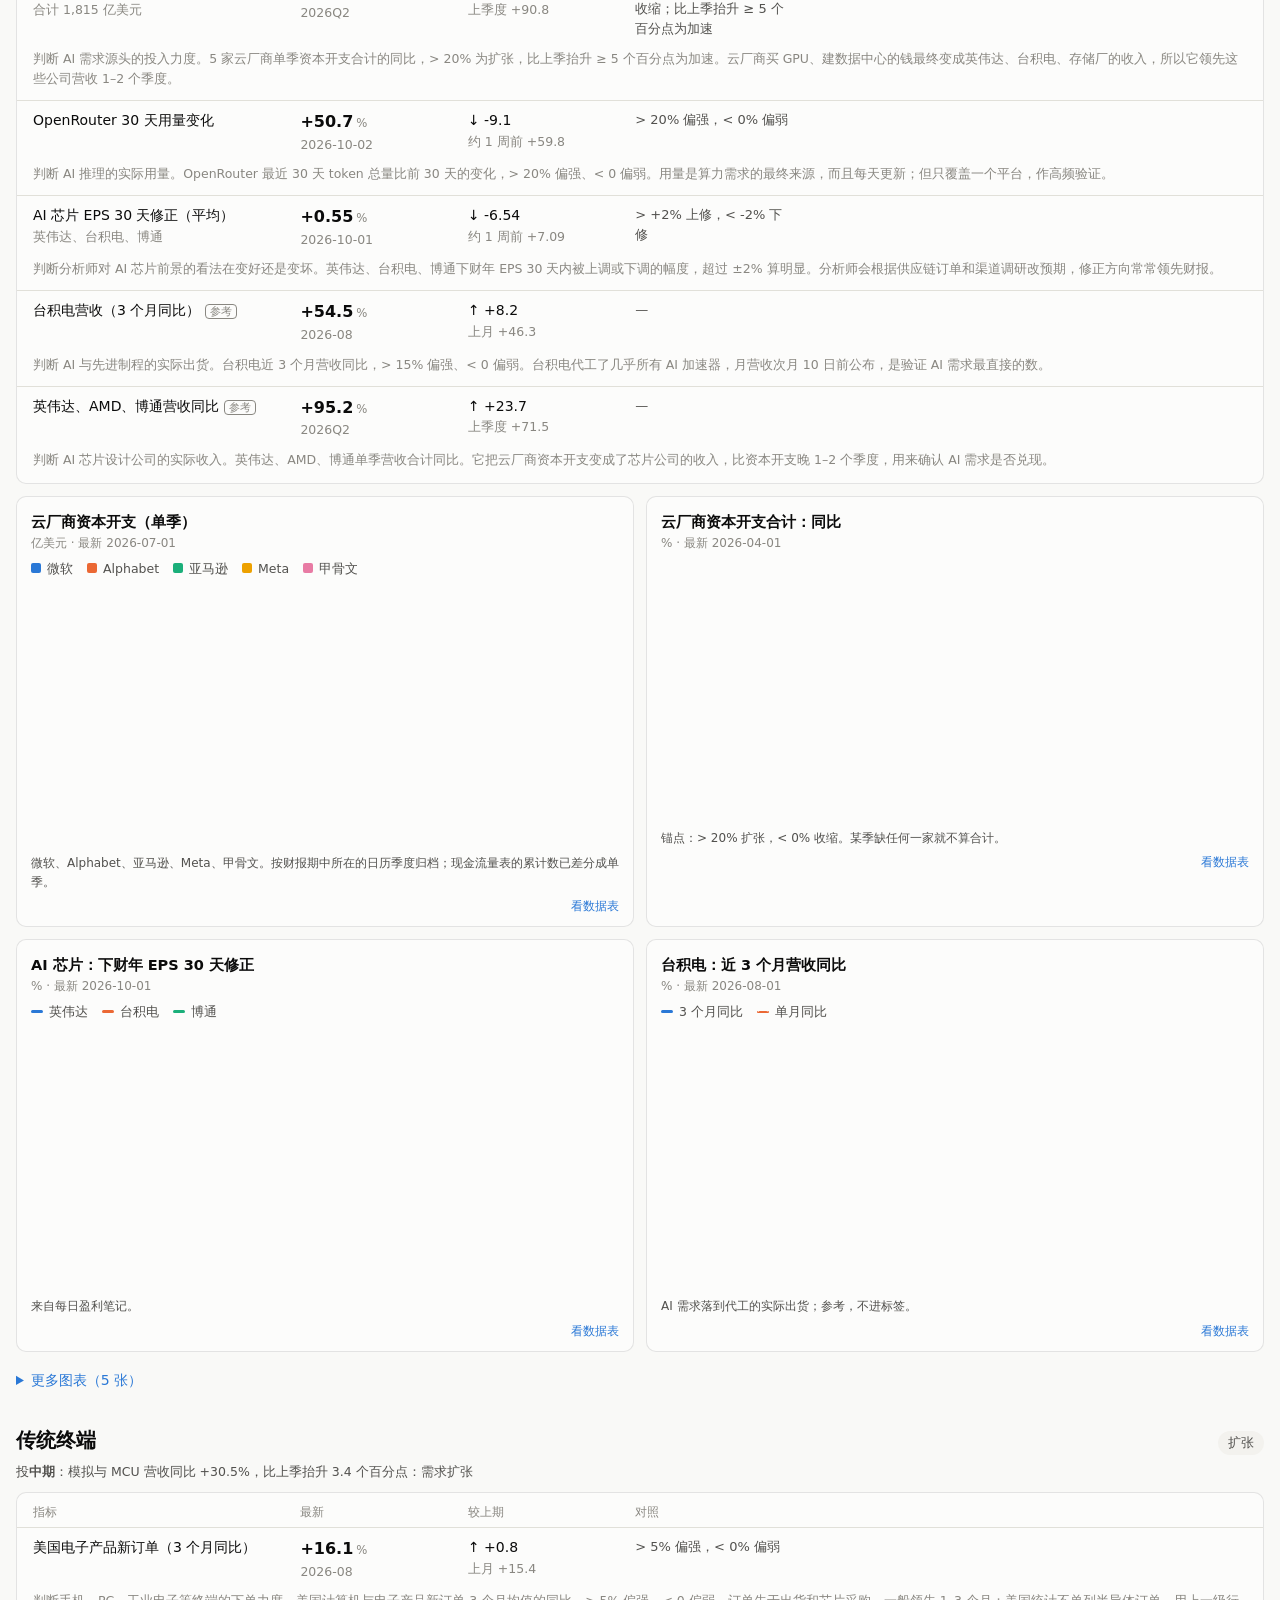
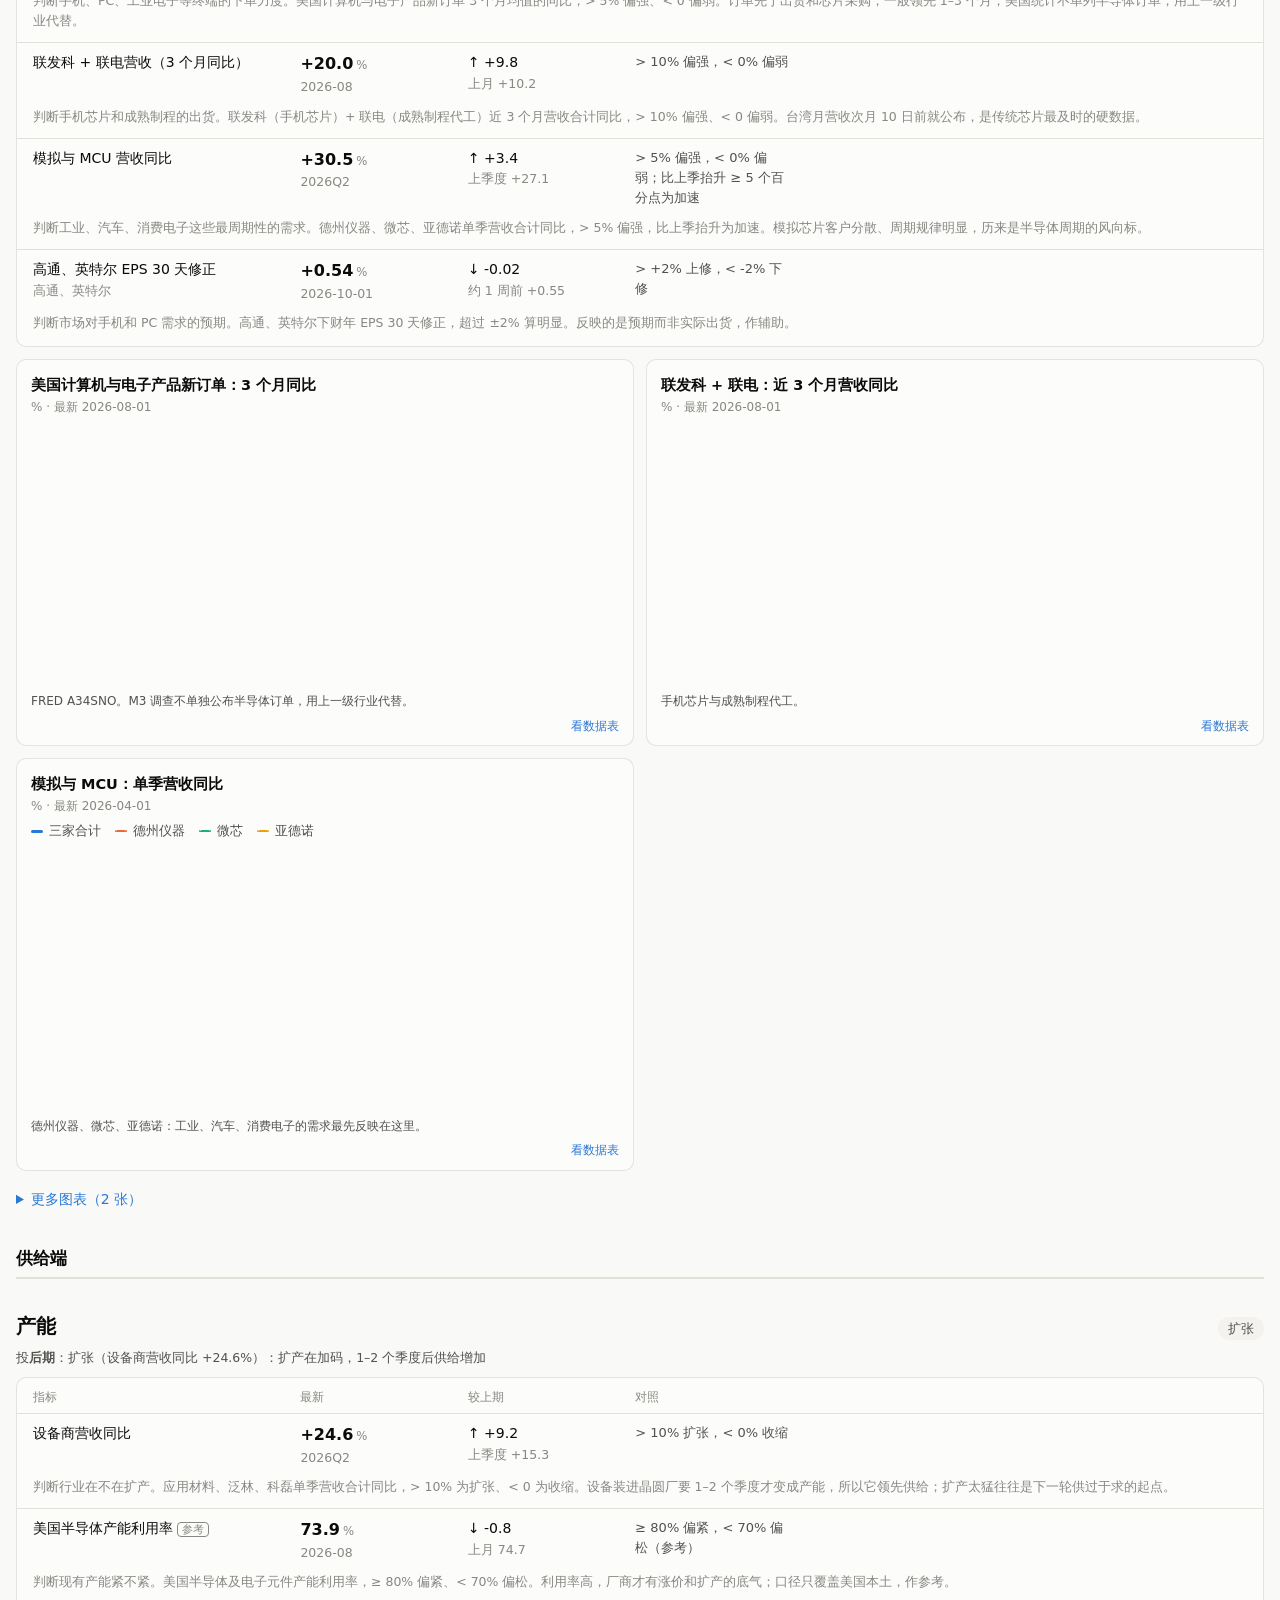
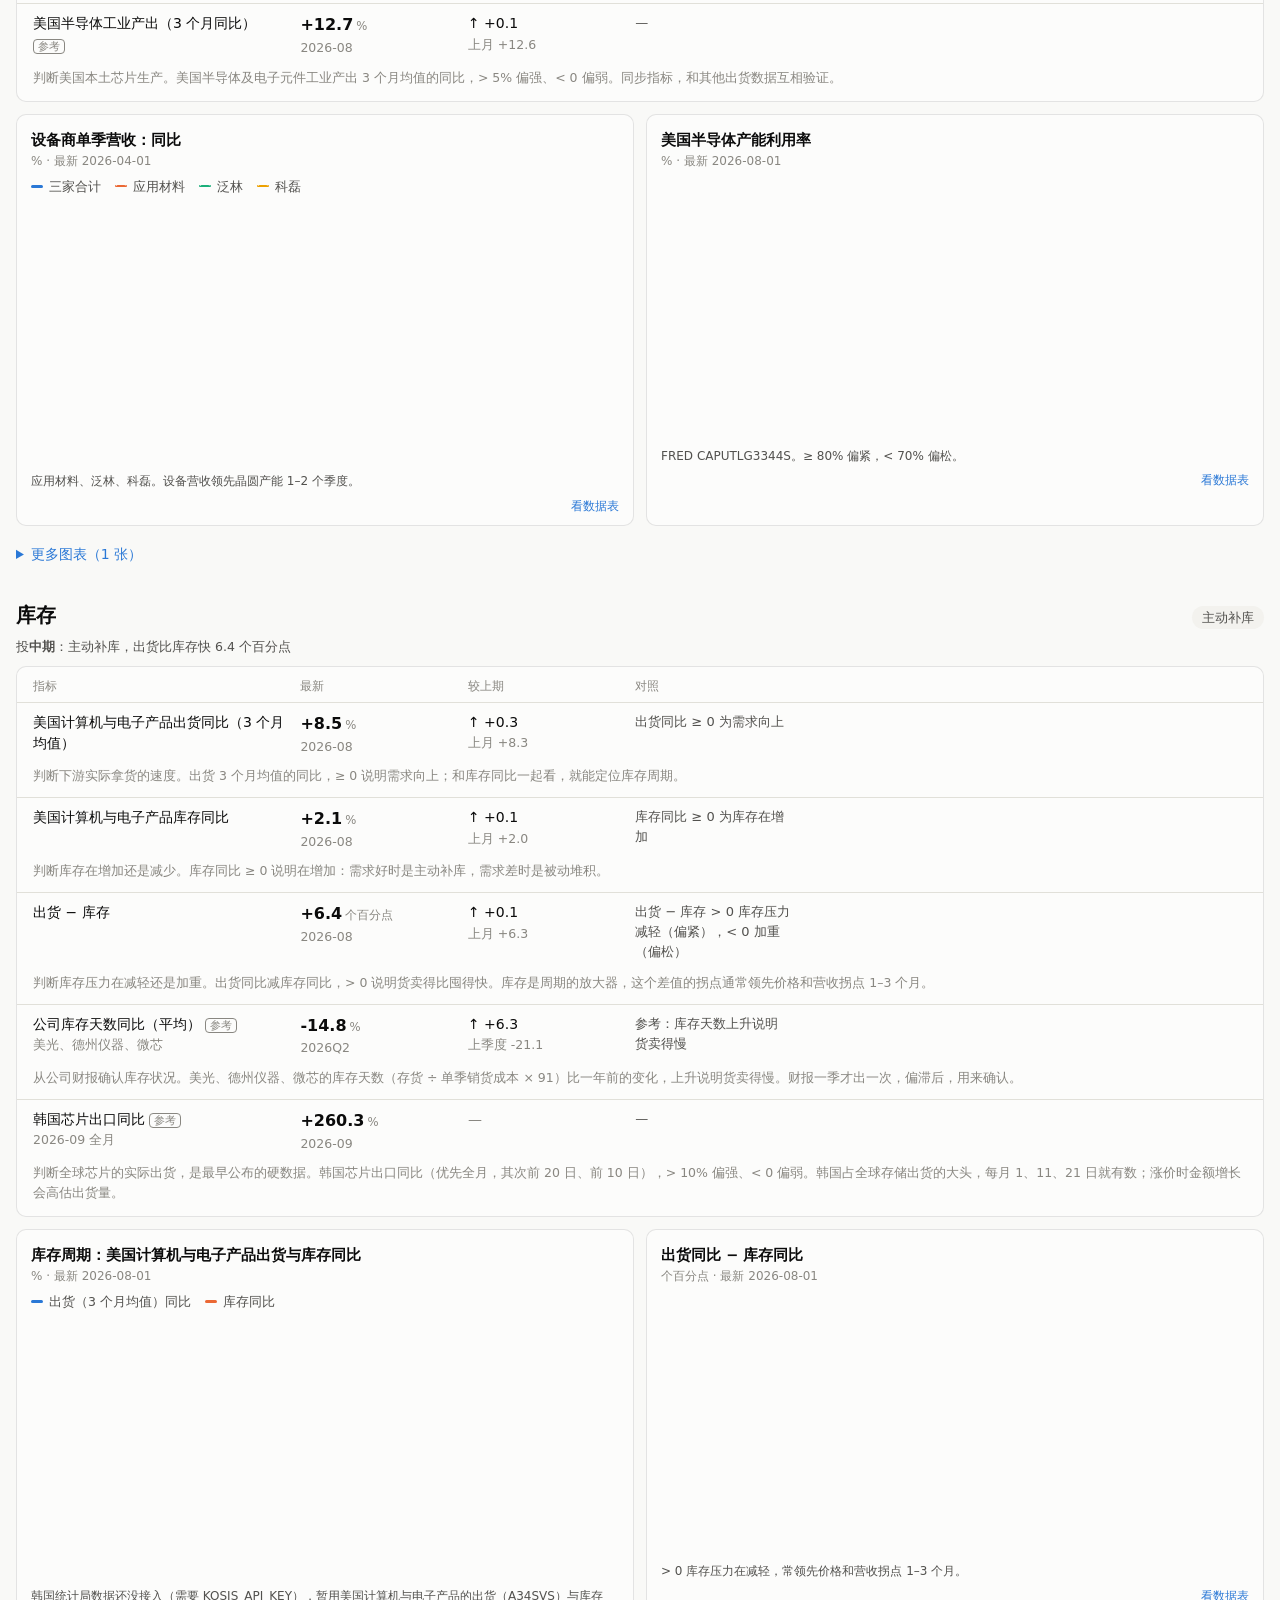
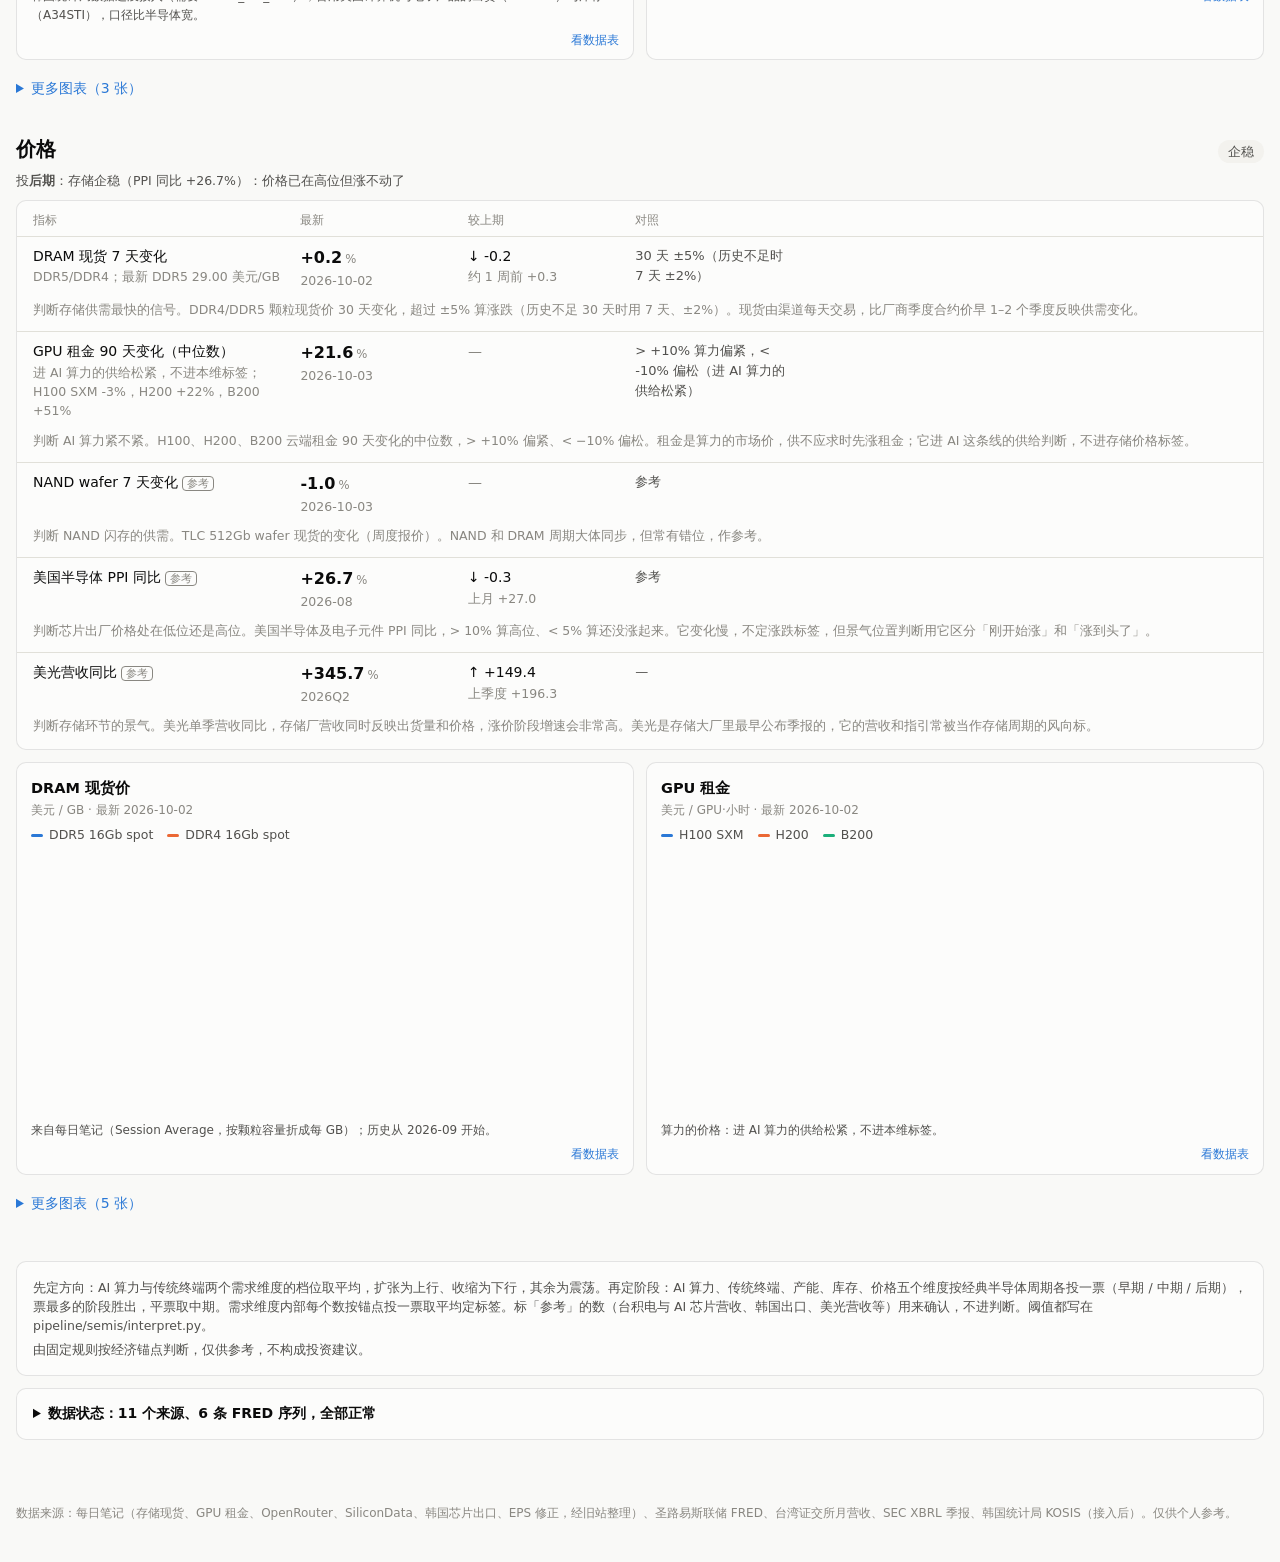
<file: semis.html>
<!doctype html>
<html lang="zh-CN">
<head>
  <meta charset="utf-8">
  <meta name="viewport" content="width=device-width, initial-scale=1">
  <meta name="robots" content="noindex">
  <title>半导体与 AI · 投资看板</title>
  <link rel="stylesheet" href="assets/css/site.css">
</head>
<body data-board="semis">
  <header class="topbar">
    <div class="topbar-inner">
      <a class="brand" href="index.html">投资看板</a>
      <nav class="nav" id="nav" aria-label="板块"></nav>
    </div>
  </header>
  <main id="app">
    <div class="page-head">
      <div>
        <h1>半导体与 AI</h1>
        <div class="sub">半导体整体处在周期的哪个阶段：先下结论，再从需求端（AI 算力、传统终端）和供给端（产能、库存、价格）验证，最后落到每个维度的具体指标 <span class="muted small" id="asof"></span></div>
      </div>
    </div>

    <!-- 第一屏：左边是结论（周期阶段）→ 验证（需求端、供给端五个维度各投一票）→ 后续关注，右边是即将发布 -->
    <div class="top">
      <div class="top-main">
        <section class="card verdict" id="verdict"></section>
        <section class="card why-card" id="why"></section>
        <section class="card watch-card" id="watch"></section>
        <section class="card statelog" id="statelog"></section>
      </div>
      <aside class="card side" aria-labelledby="up-title">
        <h2>昨日发布</h2>
        <p class="small muted">北京时间昨天已经公布的。写实际、变动，以及会不会改本站判断。没有就写「无」。</p>
        <div id="yesterday"></div>
        <h2 class="side-h2">今日发布</h2>
        <div id="today"></div>
        <h2 id="up-title" class="side-h2">即将发布</h2>
        <p class="small muted">未来 14 天，北京时间；条目来自旧站日历里的半导体与云厂商财报。星级是重要程度，点「为什么」看理由。</p>
        <div id="upcoming"></div>
      </aside>
    </div>

    <!-- 第二层：各维度的指标详解 -->
    <h2 class="layer">指标详解</h2>
    <p class="layer-sub">和上面的验证一一对应，按需求端、供给端排。每个维度列决定标签的几个数：最新值、较上期、对照的锚点；下面一段灰字说明这个指标判断什么、怎么判断、为什么有效。标「参考」的是已公布但不进判断的数（比如台积电、AI 芯片、美光营收，韩国出口），用来确认。点指标名跳到下面的图。笔记类数据（存储、GPU、OpenRouter、韩国出口）从 2026 年 9 月起才有，图会很短。</p>
    <div class="section-nav">
      <div class="chips" id="chips"></div>
      <div class="seg" id="range" role="group" aria-label="时间范围"></div>
    </div>
    <div id="sections"></div>

    <div class="card notes" id="notes"></div>
    <div class="card health" id="health"></div>
  </main>
  <footer>数据来源：每日笔记（存储现货、GPU 租金、OpenRouter、SiliconData、韩国芯片出口、EPS 修正，经旧站整理）、圣路易斯联储 FRED、台湾证交所月营收、SEC XBRL 季报、韩国统计局 KOSIS（接入后）。仅供个人参考。</footer>
  <script src="assets/vendor/chart.umd.min.js"></script>
  <script src="assets/vendor/chartjs-adapter-date-fns.bundle.min.js"></script>
  <script src="assets/js/common.js"></script>
  <script src="assets/js/board.js"></script>
  <script src="assets/js/semis.js"></script>
</body>
</html>
</file>
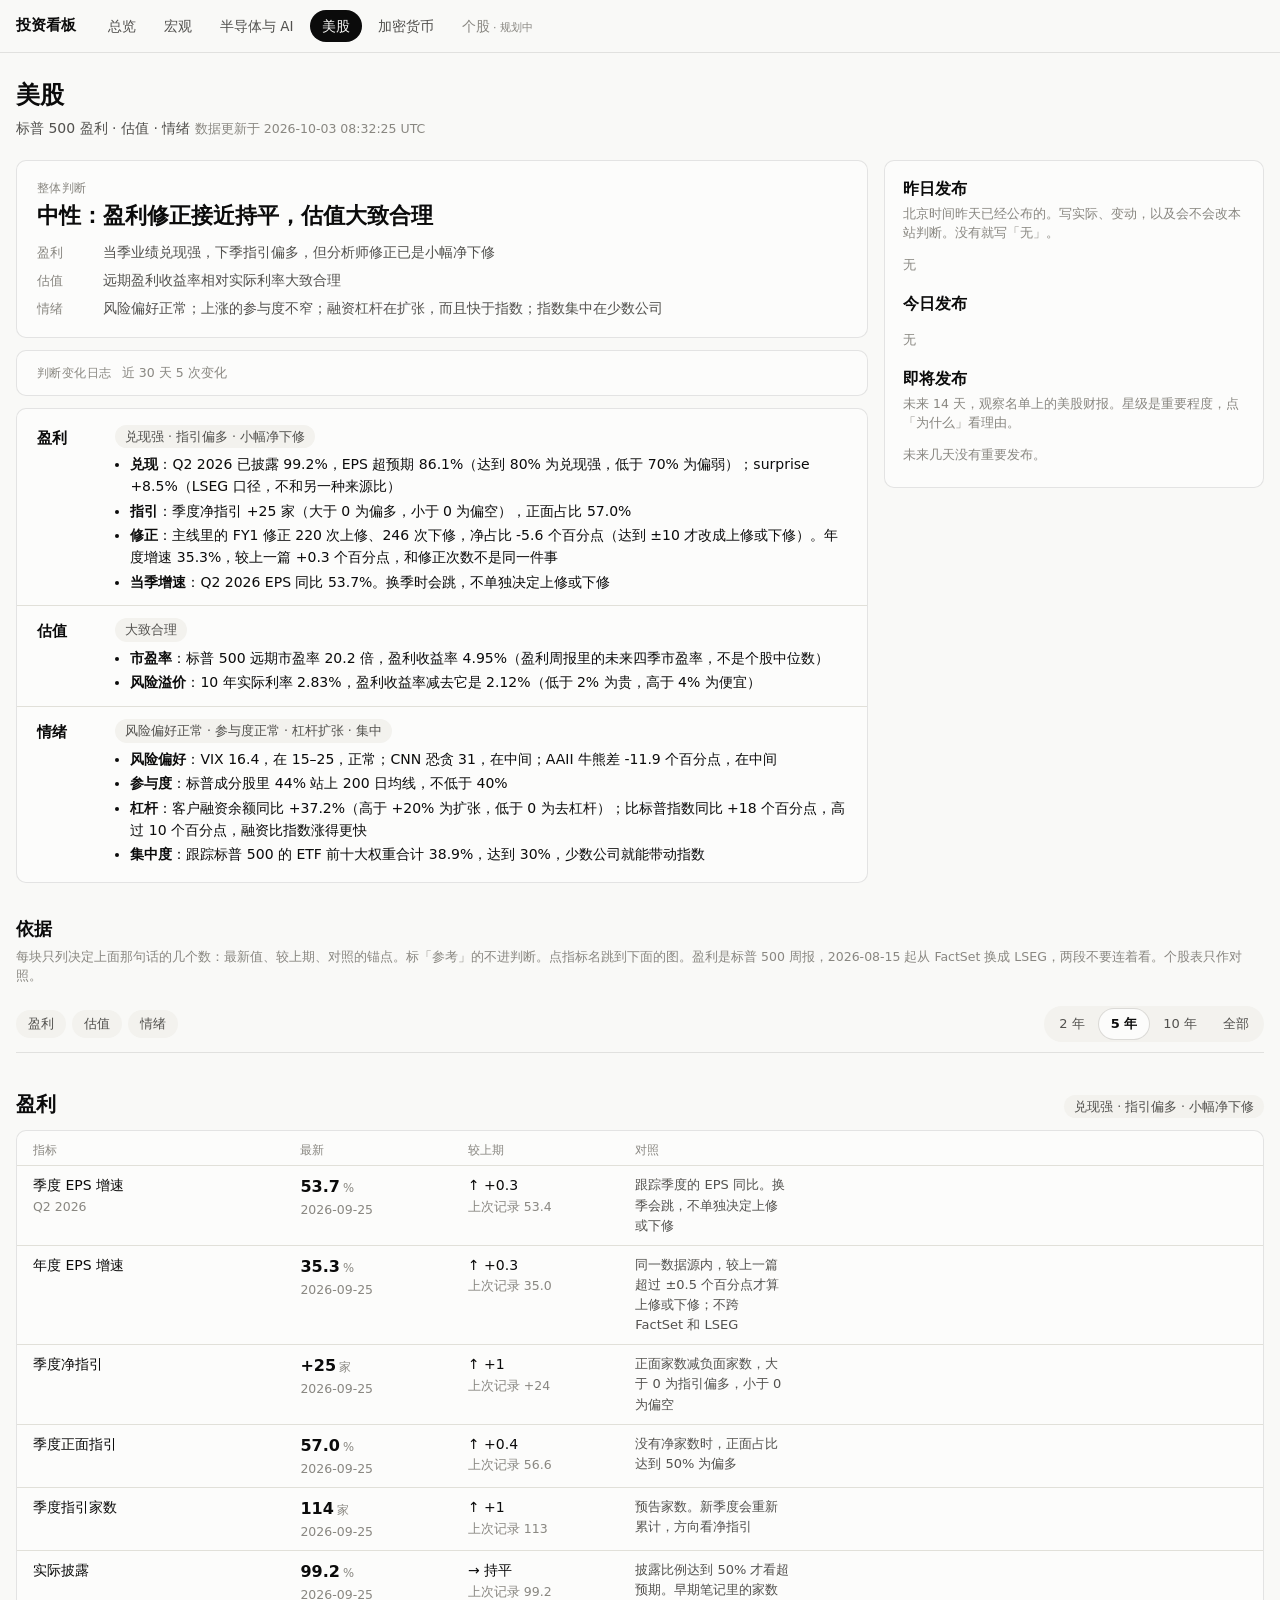
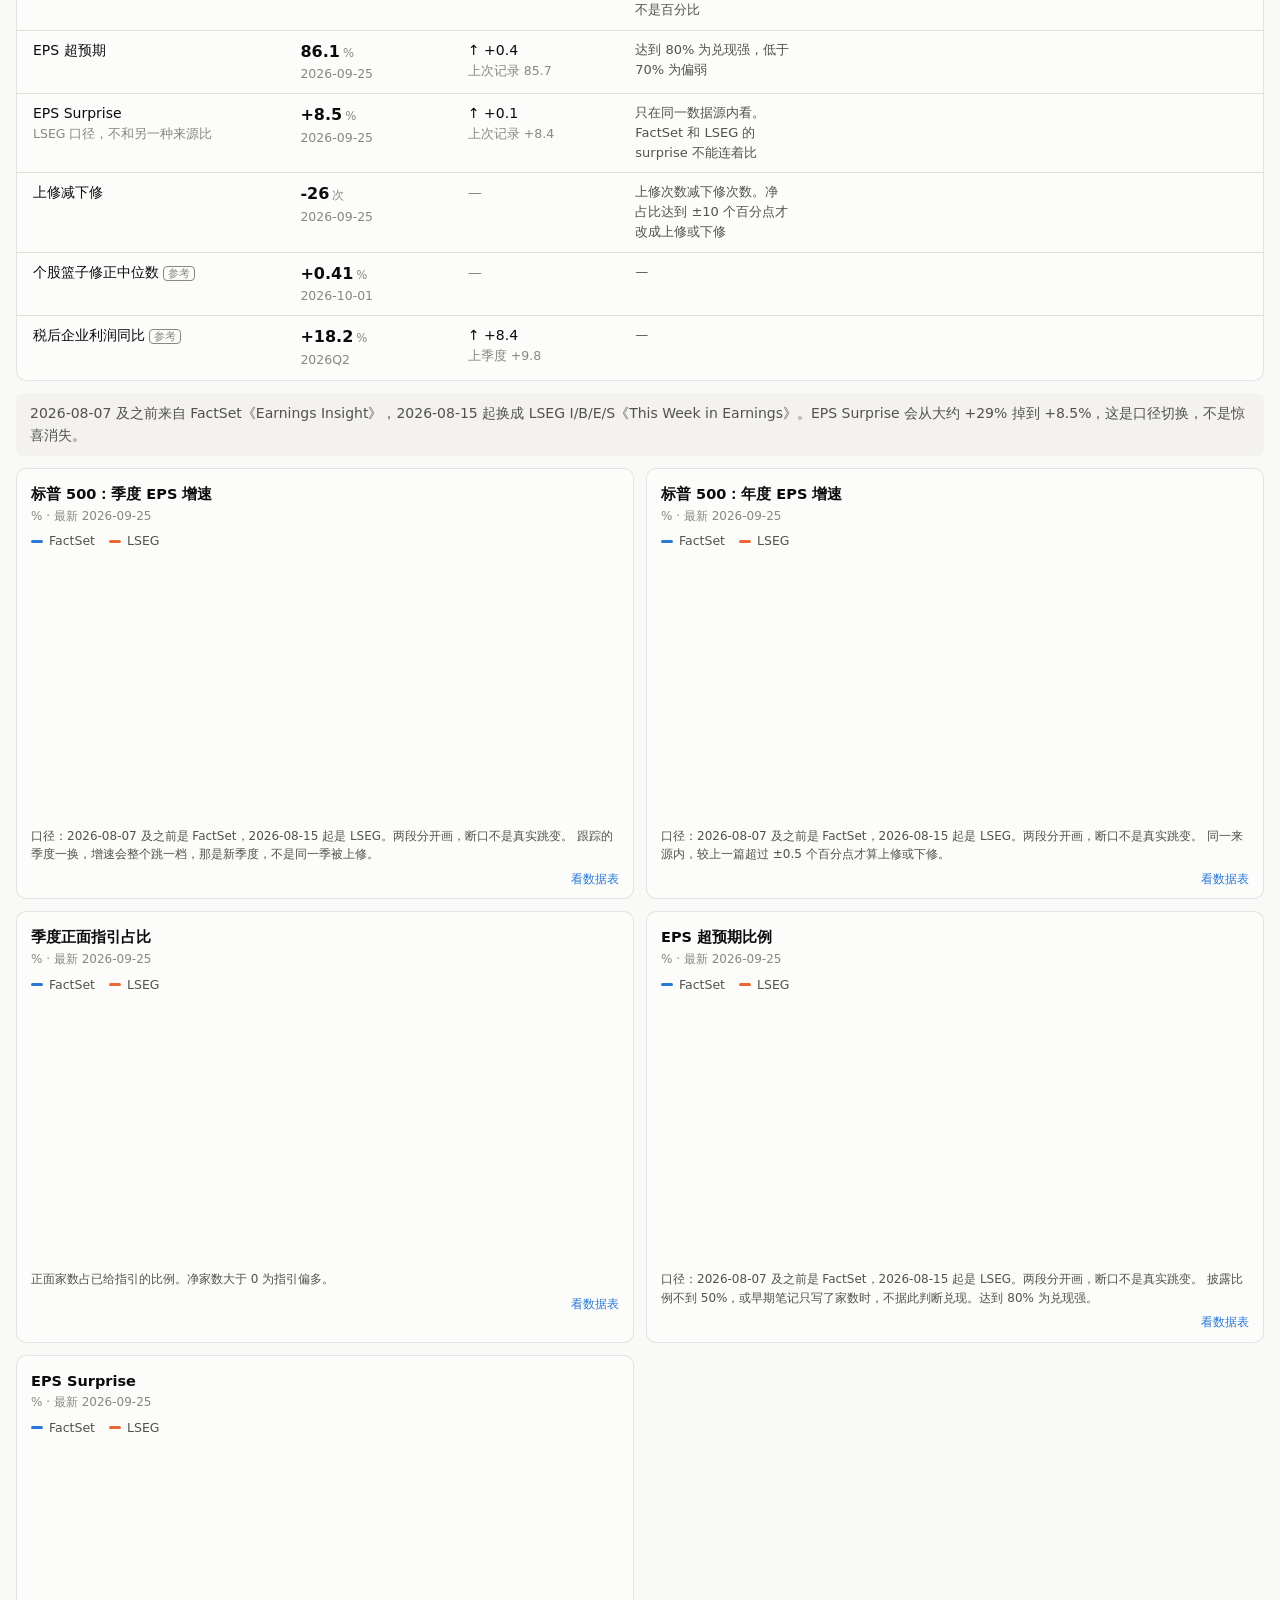
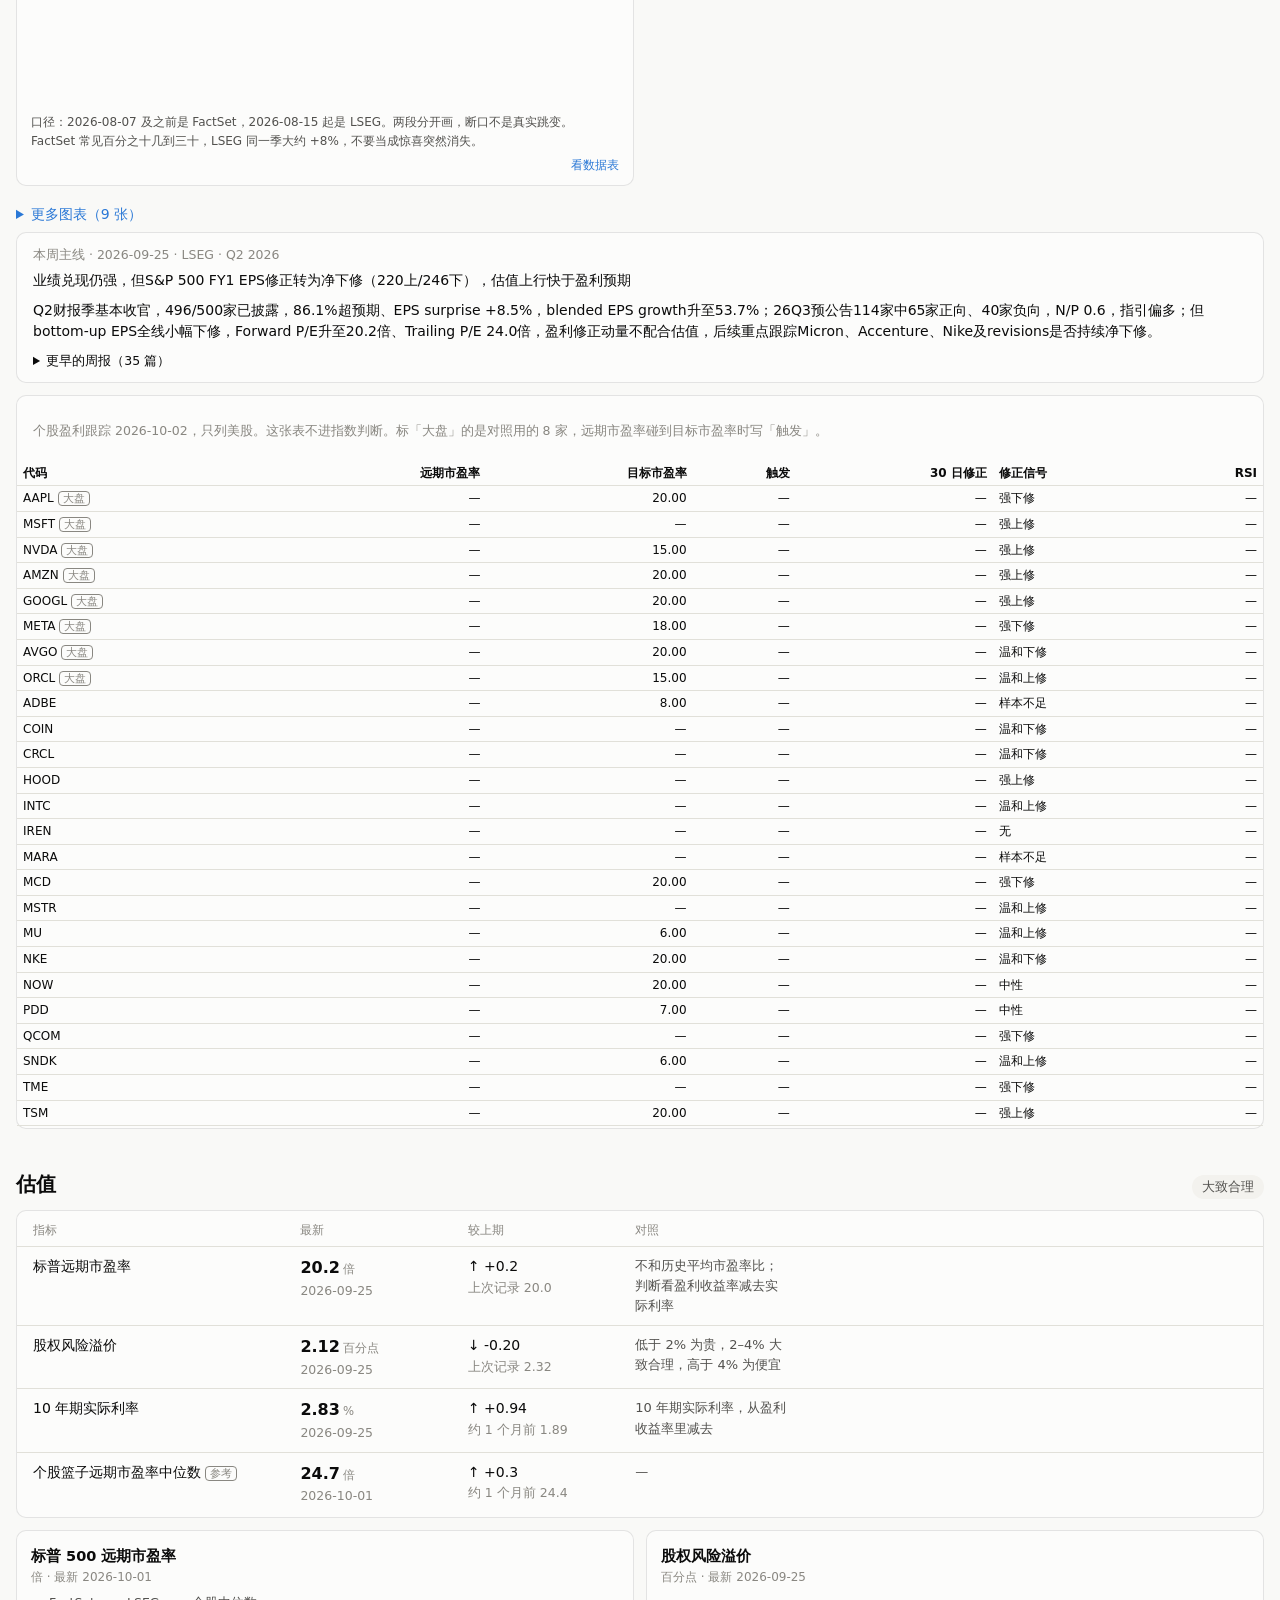
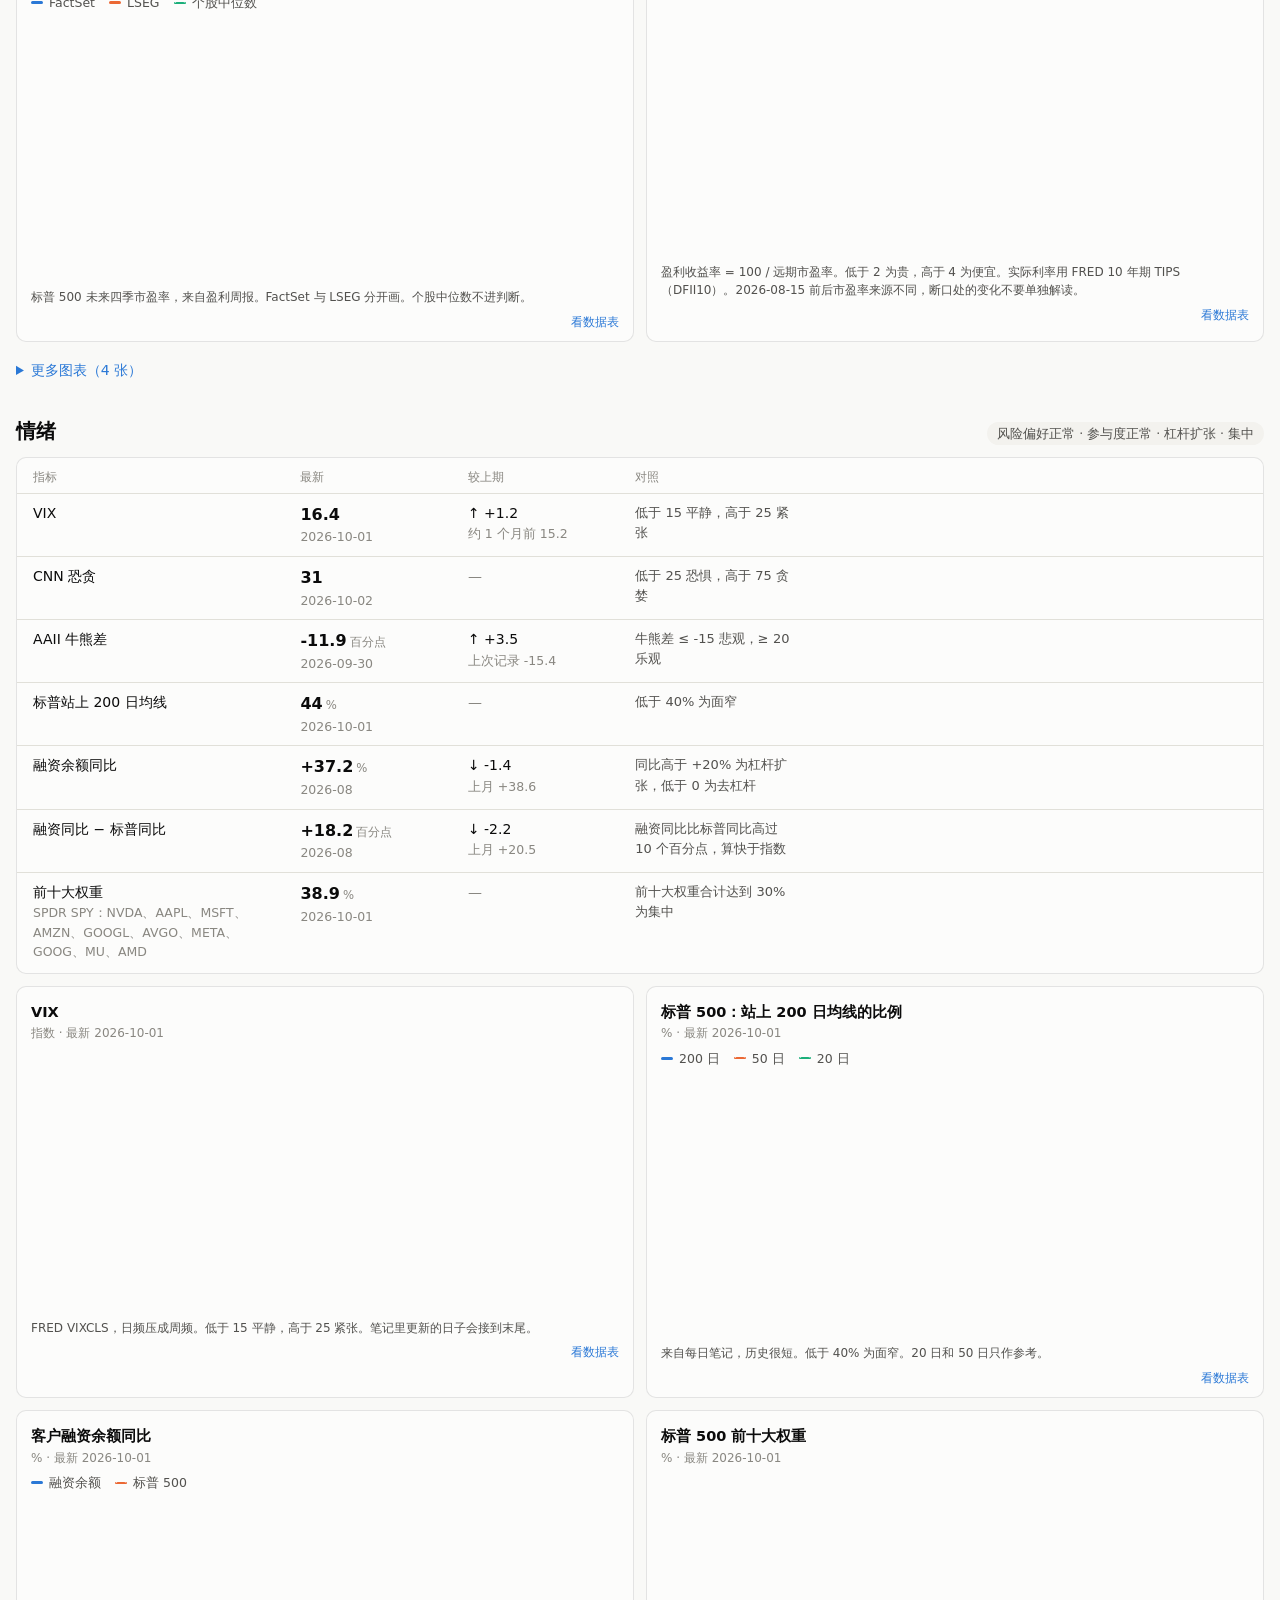
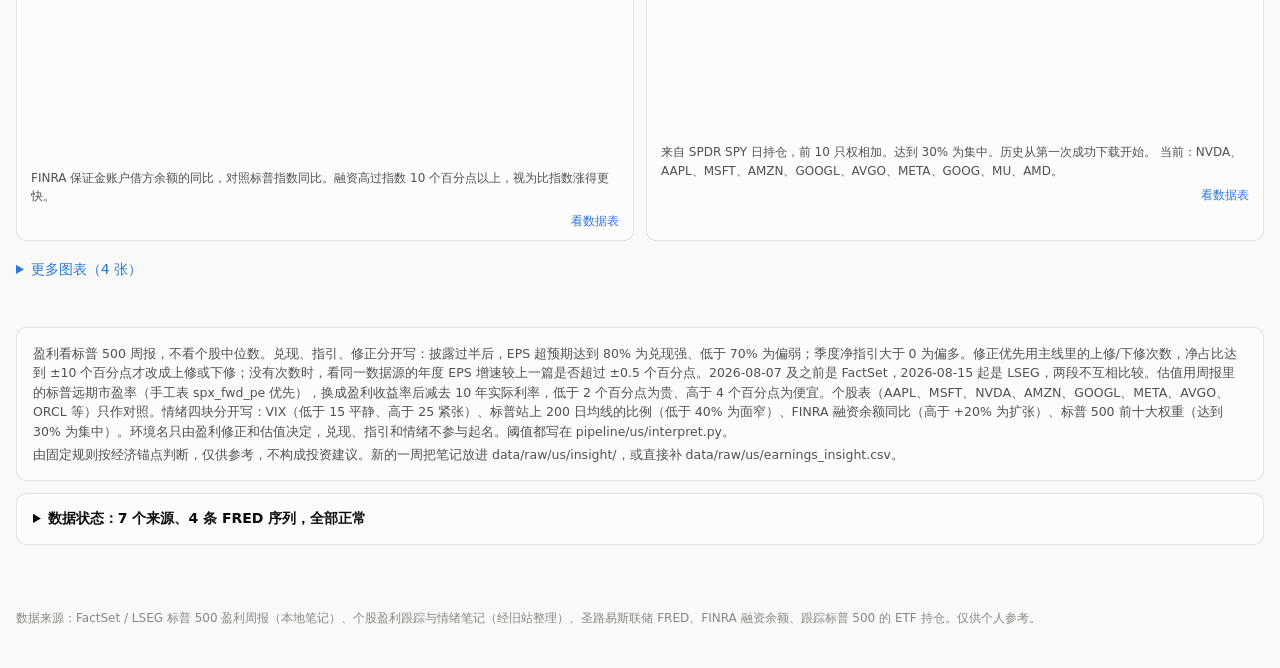
<file: us.html>
<!doctype html>
<html lang="zh-CN">
<head>
  <meta charset="utf-8">
  <meta name="viewport" content="width=device-width, initial-scale=1">
  <meta name="robots" content="noindex">
  <title>美股 · 投资看板</title>
  <link rel="stylesheet" href="assets/css/site.css">
</head>
<body data-board="us">
  <header class="topbar">
    <div class="topbar-inner">
      <a class="brand" href="index.html">投资看板</a>
      <nav class="nav" id="nav" aria-label="板块"></nav>
    </div>
  </header>
  <main id="app">
    <div class="page-head">
      <div>
        <h1>美股</h1>
        <div class="sub">标普 500 盈利 · 估值 · 情绪 <span class="muted small" id="asof"></span></div>
      </div>
    </div>

    <div class="top">
      <div class="top-main">
        <section class="card verdict" id="verdict"></section>
        <section class="card statelog" id="statelog"></section>
        <section class="card states" id="states" aria-label="三个维度"></section>
      </div>
      <aside class="card side" aria-labelledby="up-title">
        <h2>昨日发布</h2>
        <p class="small muted">北京时间昨天已经公布的。写实际、变动，以及会不会改本站判断。没有就写「无」。</p>
        <div id="yesterday"></div>
        <h2 class="side-h2">今日发布</h2>
        <div id="today"></div>
        <h2 id="up-title" class="side-h2">即将发布</h2>
        <p class="small muted">未来 14 天，观察名单上的美股财报。星级是重要程度，点「为什么」看理由。</p>
        <div id="upcoming"></div>
      </aside>
    </div>

    <h2 class="layer">依据</h2>
    <p class="layer-sub">每块只列决定上面那句话的几个数：最新值、较上期、对照的锚点。标「参考」的不进判断。点指标名跳到下面的图。盈利是标普 500 周报，2026-08-15 起从 FactSet 换成 LSEG，两段不要连着看。个股表只作对照。</p>
    <div class="section-nav">
      <div class="chips" id="chips"></div>
      <div class="seg" id="range" role="group" aria-label="时间范围"></div>
    </div>
    <div id="sections"></div>

    <div class="card notes" id="notes"></div>
    <div class="card health" id="health"></div>
  </main>
  <footer>数据来源：FactSet / LSEG 标普 500 盈利周报（本地笔记）、个股盈利跟踪与情绪笔记（经旧站整理）、圣路易斯联储 FRED、FINRA 融资余额、跟踪标普 500 的 ETF 持仓。仅供个人参考。</footer>
  <script src="assets/vendor/chart.umd.min.js"></script>
  <script src="assets/vendor/chartjs-adapter-date-fns.bundle.min.js"></script>
  <script src="assets/js/common.js"></script>
  <script src="assets/js/board.js"></script>
  <script src="assets/js/us.js"></script>
</body>
</html>
</file>
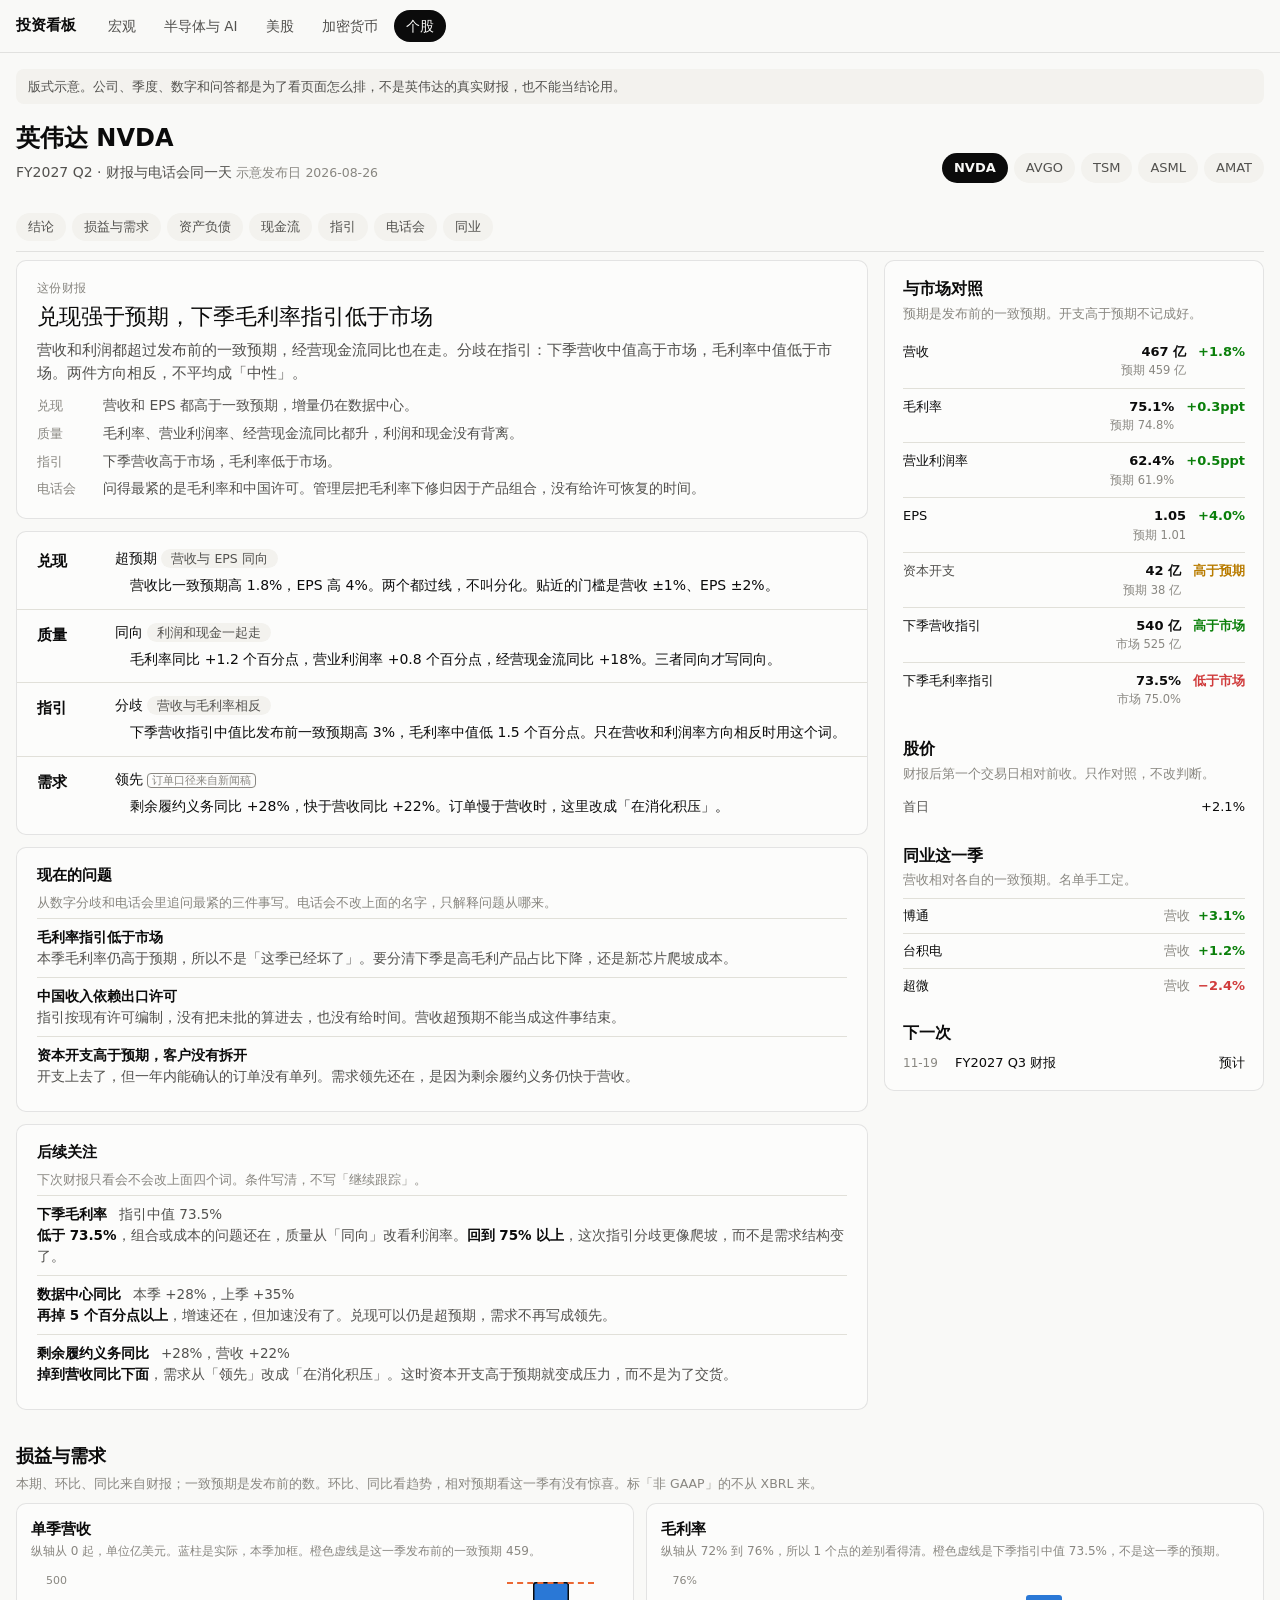
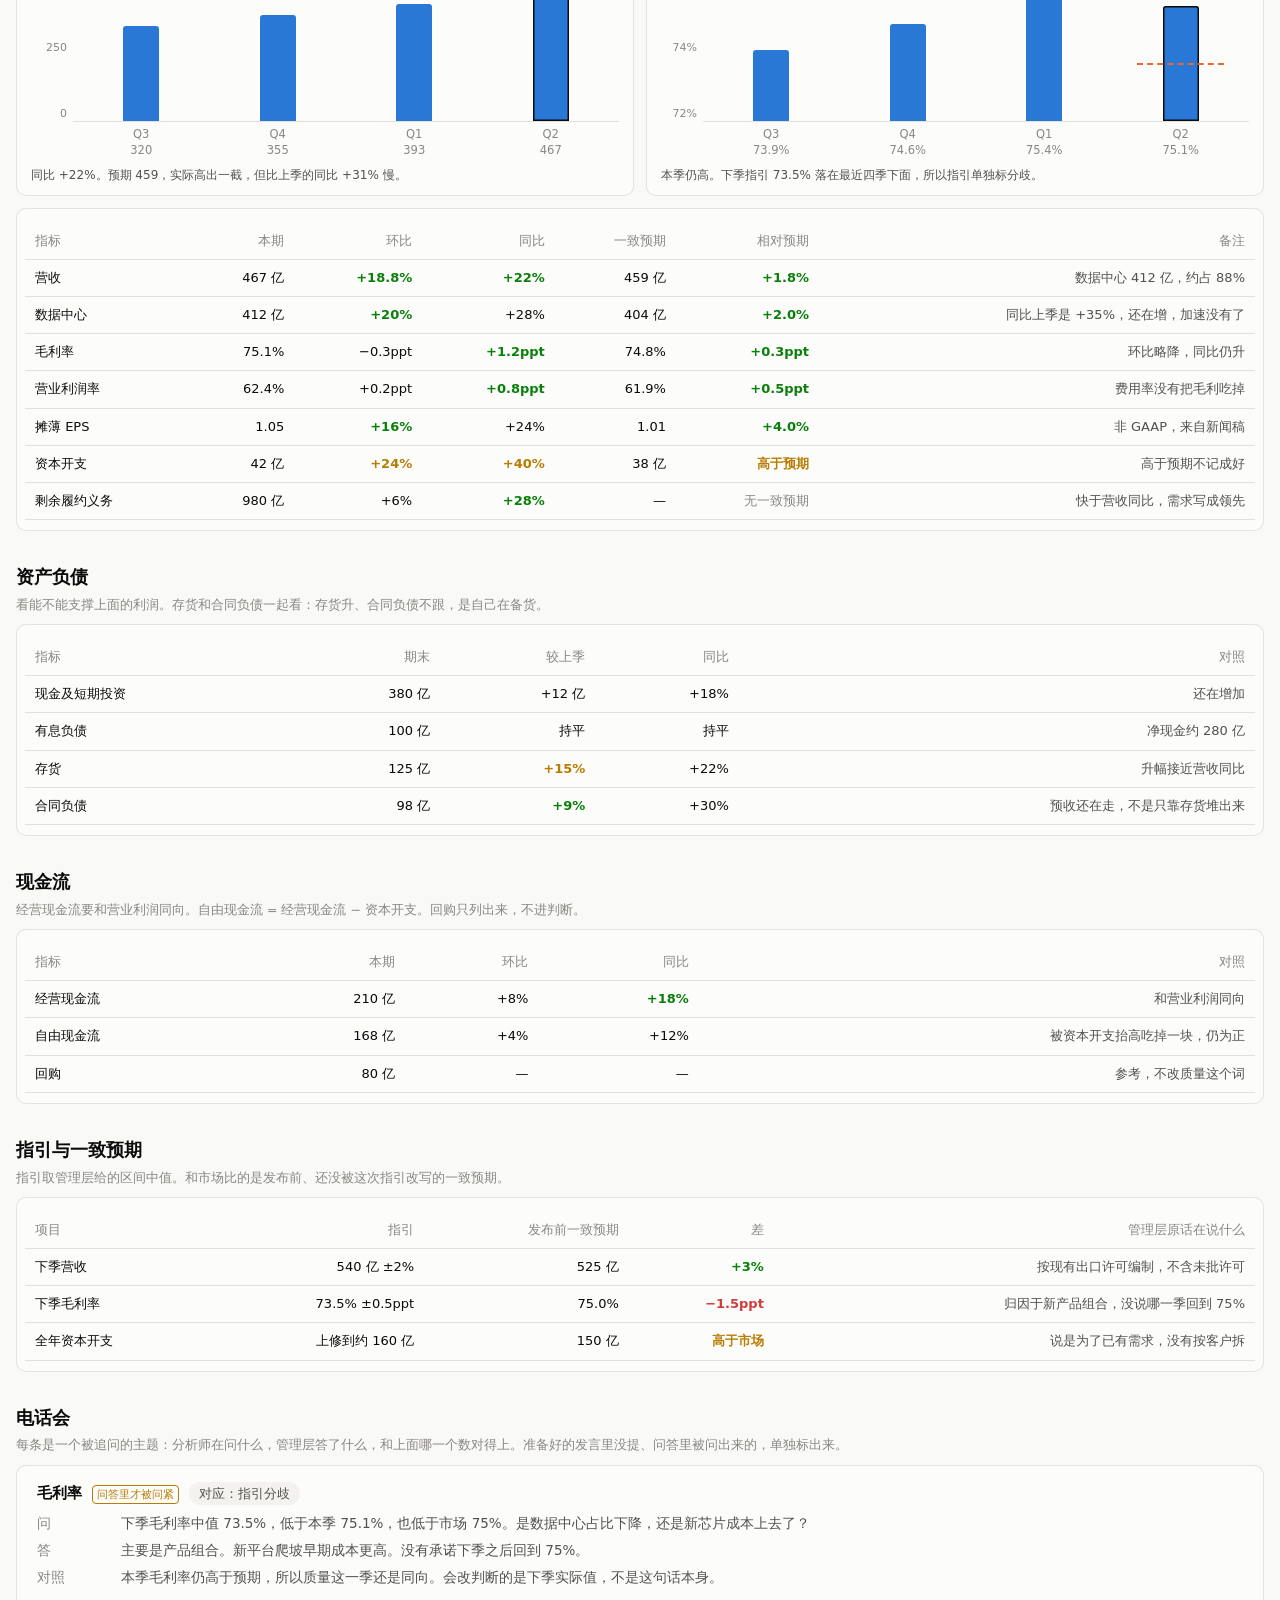
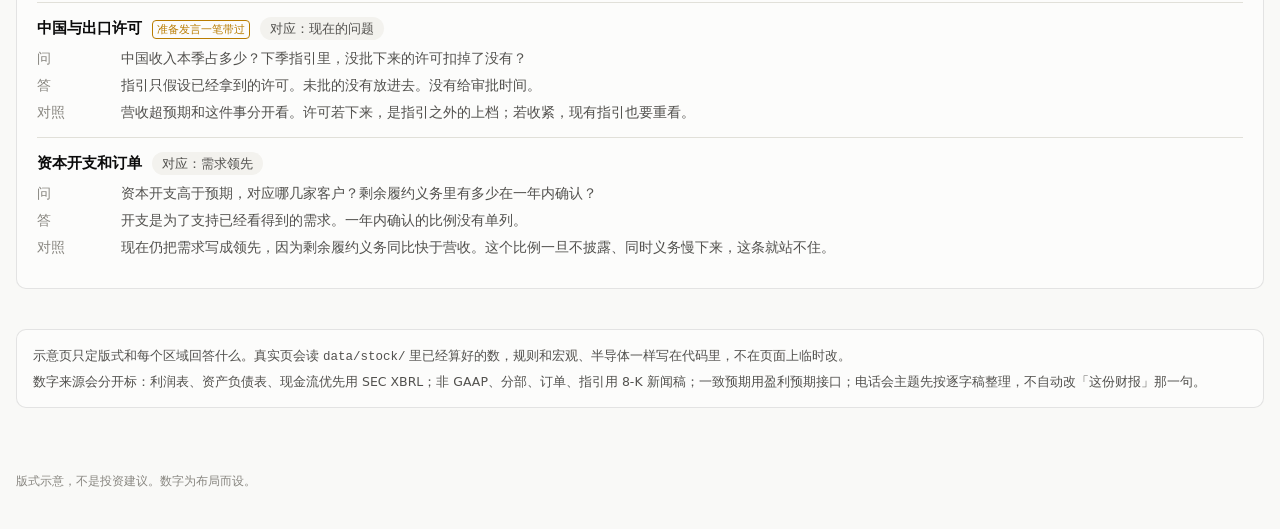
<file: design/stock-preview.html>
<!doctype html>
<html lang="zh-CN">
<head>
  <meta charset="utf-8">
  <meta name="viewport" content="width=device-width, initial-scale=1">
  <meta name="robots" content="noindex">
  <title>个股 · 英伟达 · 版式示意</title>
  <link rel="stylesheet" href="../assets/css/site.css">
  <style>
    .preview-banner {
      margin: -8px 0 16px; padding: 8px 12px; border-radius: 8px;
      background: var(--surface-2); color: var(--ink-2); font-size: 12.5px;
    }
    .co-switch { display: flex; flex-wrap: wrap; gap: 6px; }
    .co-switch a, .co-switch span {
      padding: 5px 12px; border-radius: 999px; background: var(--surface-2);
      color: var(--ink-2); font-size: 13px;
    }
    .co-switch .on { background: var(--ink); color: var(--page); font-weight: 600; }
    .beat { color: var(--st-ok); font-weight: 650; }
    .miss { color: var(--st-alert); font-weight: 650; }
    .split { color: var(--st-watch); font-weight: 650; }
    .kpi { padding: 4px 0 2px; }
    .kpi li { grid-template-columns: 92px minmax(0, 1fr) auto; }
    .kpi .up-num { font-weight: 600; color: var(--ink); }
    .peer { list-style: none; margin: 8px 0 0; padding: 0; }
    .peer li {
      display: grid; grid-template-columns: 1fr auto auto; gap: 8px;
      padding: 7px 0; border-top: 1px solid var(--grid); font-size: 13px;
      font-variant-numeric: tabular-nums;
    }
    .fin { padding: 6px 8px 10px; }
    .fin table.data { font-size: 13px; }
    .fin table.data th, .fin table.data td { padding: 8px 10px; }
    .fin table.data th { color: var(--muted); font-weight: 500; }
    .name-cell { text-align: left; font-weight: 500; }
    .note-cell { text-align: left; color: var(--ink-2); white-space: normal; min-width: 180px; }
    .qa { padding: 16px 20px; display: grid; gap: 0; }
    .qa-item { padding: 14px 0; border-top: 1px solid var(--grid); }
    .qa-item:first-child { border-top: 0; padding-top: 0; }
    .qa-top { display: flex; gap: 10px; align-items: baseline; flex-wrap: wrap; }
    .qa-top h3 { font-size: 15px; }
    .qa-grid { display: grid; grid-template-columns: 72px minmax(0, 1fr); gap: 6px 12px; margin-top: 8px; font-size: 13.5px; line-height: 1.55; }
    .qa-k { color: var(--muted); }
    .qa-grid p { margin: 0; color: var(--ink-2); }
    .plot { display: grid; grid-template-columns: 36px minmax(0, 1fr); gap: 6px; margin-top: 12px; }
    .yaxis { display: flex; flex-direction: column; justify-content: space-between; height: 150px; font-size: 11px; color: var(--muted); text-align: right; font-variant-numeric: tabular-nums; }
    .plot-area { position: relative; height: 150px; display: grid; grid-template-columns: repeat(4, 1fr); align-items: end; border-bottom: 1px solid var(--grid); }
    .col { position: relative; height: 100%; display: flex; align-items: flex-end; justify-content: center; }
    .bar { width: 36px; background: var(--s1); border-radius: 3px 3px 0 0; }
    .bar.now { box-shadow: inset 0 0 0 1.5px var(--ink); }
    .est { position: absolute; left: 18%; right: 18%; height: 0; border-top: 2px dashed var(--s2); }
    .xlab { position: absolute; top: calc(100% + 6px); left: 0; right: 0; text-align: center; font-size: 11.5px; color: var(--muted); font-variant-numeric: tabular-nums; line-height: 1.35; }
    .chart .c-body.mock { height: auto; padding-bottom: 36px; }
    .chart .c-body.mock { height: auto; }
    .two { display: grid; grid-template-columns: 1.3fr .7fr; gap: 12px; }
    @media (max-width: 860px) { .two { grid-template-columns: 1fr; } .qa-grid { grid-template-columns: 1fr; } }
  </style>
</head>
<body>
  <header class="topbar">
    <div class="topbar-inner">
      <a class="brand" href="../index.html">投资看板</a>
      <nav class="nav" aria-label="板块">
        <a href="../macro.html">宏观</a>
        <a href="../semis.html">半导体与 AI</a>
        <a href="../us.html">美股</a>
        <a href="../crypto.html">加密货币</a>
        <a href="stock-preview.html" class="active" aria-current="page">个股</a>
      </nav>
    </div>
  </header>
  <main>
    <p class="preview-banner">版式示意。公司、季度、数字和问答都是为了看页面怎么排，不是英伟达的真实财报，也不能当结论用。</p>

    <div class="page-head">
      <div>
        <h1>英伟达 NVDA</h1>
        <div class="sub">FY2027 Q2 · 财报与电话会同一天 <span class="muted small">示意发布日 2026-08-26</span></div>
      </div>
      <div class="co-switch" aria-label="观察名单">
        <span class="on">NVDA</span>
        <span>AVGO</span>
        <span>TSM</span>
        <span>ASML</span>
        <span>AMAT</span>
      </div>
    </div>

    <div class="section-nav">
      <div class="chips">
        <a href="#verdict">结论</a>
        <a href="#pl">损益与需求</a>
        <a href="#bs">资产负债</a>
        <a href="#cf">现金流</a>
        <a href="#guide">指引</a>
        <a href="#call">电话会</a>
        <a href="#peers">同业</a>
      </div>
    </div>

    <div class="top">
      <div class="top-main">
        <section class="card verdict" id="verdict">
          <div class="v-label">这份财报</div>
          <div class="v-head">兑现强于预期，下季毛利率指引低于市场</div>
          <p class="v-meaning">营收和利润都超过发布前的一致预期，经营现金流同比也在走。分歧在指引：下季营收中值高于市场，毛利率中值低于市场。两件方向相反，不平均成「中性」。</p>
          <ul class="v-lines">
            <li><span class="v-k">兑现</span><span>营收和 EPS 都高于一致预期，增量仍在数据中心。</span></li>
            <li><span class="v-k">质量</span><span>毛利率、营业利润率、经营现金流同比都升，利润和现金没有背离。</span></li>
            <li><span class="v-k">指引</span><span>下季营收高于市场，毛利率低于市场。</span></li>
            <li><span class="v-k">电话会</span><span>问得最紧的是毛利率和中国许可。管理层把毛利率下修归因于产品组合，没有给许可恢复的时间。</span></li>
          </ul>
        </section>

        <section class="card states" aria-label="四个判断">
          <a class="st-row" href="#pl">
            <div class="st-name">兑现</div>
            <div class="st-body">
              <div class="st-head">超预期 <span class="tag-state">营收与 EPS 同向</span></div>
              <div class="st-why">营收比一致预期高 1.8%，EPS 高 4%。两个都过线，不叫分化。贴近的门槛是营收 ±1%、EPS ±2%。</div>
            </div>
          </a>
          <a class="st-row" href="#pl">
            <div class="st-name">质量</div>
            <div class="st-body">
              <div class="st-head">同向 <span class="tag-state">利润和现金一起走</span></div>
              <div class="st-why">毛利率同比 +1.2 个百分点，营业利润率 +0.8 个百分点，经营现金流同比 +18%。三者同向才写同向。</div>
            </div>
          </a>
          <a class="st-row" href="#guide">
            <div class="st-name">指引</div>
            <div class="st-body">
              <div class="st-head">分歧 <span class="tag-state">营收与毛利率相反</span></div>
              <div class="st-why">下季营收指引中值比发布前一致预期高 3%，毛利率中值低 1.5 个百分点。只在营收和利润率方向相反时用这个词。</div>
            </div>
          </a>
          <a class="st-row" href="#pl">
            <div class="st-name">需求</div>
            <div class="st-body">
              <div class="st-head">领先 <span class="tag tag-ref">订单口径来自新闻稿</span></div>
              <div class="st-why">剩余履约义务同比 +28%，快于营收同比 +22%。订单慢于营收时，这里改成「在消化积压」。</div>
            </div>
          </a>
        </section>

        <section class="card watch-card" id="problems">
          <h2 class="sub-h">现在的问题</h2>
          <p class="small muted">从数字分歧和电话会里追问最紧的三件事写。电话会不改上面的名字，只解释问题从哪来。</p>
          <ul class="wl">
            <li>
              <div><span class="w-name">毛利率指引低于市场</span></div>
              <div class="w-sig">本季毛利率仍高于预期，所以不是「这季已经坏了」。要分清下季是高毛利产品占比下降，还是新芯片爬坡成本。</div>
            </li>
            <li>
              <div><span class="w-name">中国收入依赖出口许可</span></div>
              <div class="w-sig">指引按现有许可编制，没有把未批的算进去，也没有给时间。营收超预期不能当成这件事结束。</div>
            </li>
            <li>
              <div><span class="w-name">资本开支高于预期，客户没有拆开</span></div>
              <div class="w-sig">开支上去了，但一年内能确认的订单没有单列。需求领先还在，是因为剩余履约义务仍快于营收。</div>
            </li>
          </ul>
        </section>

        <section class="card watch-card" id="watch">
          <h2 class="sub-h">后续关注</h2>
          <p class="small muted">下次财报只看会不会改上面四个词。条件写清，不写「继续跟踪」。</p>
          <ul class="wl">
            <li>
              <div><span class="w-name">下季毛利率</span><span class="w-now">指引中值 73.5%</span></div>
              <div class="w-sig"><b>低于 73.5%</b>，组合或成本的问题还在，质量从「同向」改看利润率。<b>回到 75% 以上</b>，这次指引分歧更像爬坡，而不是需求结构变了。</div>
            </li>
            <li>
              <div><span class="w-name">数据中心同比</span><span class="w-now">本季 +28%，上季 +35%</span></div>
              <div class="w-sig"><b>再掉 5 个百分点以上</b>，增速还在，但加速没有了。兑现可以仍是超预期，需求不再写成领先。</div>
            </li>
            <li>
              <div><span class="w-name">剩余履约义务同比</span><span class="w-now">+28%，营收 +22%</span></div>
              <div class="w-sig"><b>掉到营收同比下面</b>，需求从「领先」改成「在消化积压」。这时资本开支高于预期就变成压力，而不是为了交货。</div>
            </li>
          </ul>
        </section>
      </div>

      <aside class="card side">
        <h2>与市场对照</h2>
        <p class="small muted">预期是发布前的一致预期。开支高于预期不记成好。</p>
        <ul class="reads kpi">
          <li class="hi">
            <span class="up-title">营收</span>
            <span class="up-num">467 亿<small>预期 459 亿</small></span>
            <span class="beat">+1.8%</span>
          </li>
          <li class="hi">
            <span class="up-title">毛利率</span>
            <span class="up-num">75.1%<small>预期 74.8%</small></span>
            <span class="beat">+0.3ppt</span>
          </li>
          <li class="hi">
            <span class="up-title">营业利润率</span>
            <span class="up-num">62.4%<small>预期 61.9%</small></span>
            <span class="beat">+0.5ppt</span>
          </li>
          <li class="hi">
            <span class="up-title">EPS</span>
            <span class="up-num">1.05<small>预期 1.01</small></span>
            <span class="beat">+4.0%</span>
          </li>
          <li>
            <span class="up-title">资本开支</span>
            <span class="up-num">42 亿<small>预期 38 亿</small></span>
            <span class="split">高于预期</span>
          </li>
          <li class="hi">
            <span class="up-title">下季营收指引</span>
            <span class="up-num">540 亿<small>市场 525 亿</small></span>
            <span class="beat">高于市场</span>
          </li>
          <li class="hi">
            <span class="up-title">下季毛利率指引</span>
            <span class="up-num">73.5%<small>市场 75.0%</small></span>
            <span class="miss">低于市场</span>
          </li>
        </ul>

        <h2 class="side-h2">股价</h2>
        <p class="small muted">财报后第一个交易日相对前收。只作对照，不改判断。</p>
        <ul class="reads">
          <li><span class="up-title">首日</span><span class="up-num">+2.1%</span></li>
        </ul>

        <h2 class="side-h2" id="peers">同业这一季</h2>
        <p class="small muted">营收相对各自的一致预期。名单手工定。</p>
        <ul class="peer">
          <li><span>博通</span><span class="muted">营收</span><span class="beat">+3.1%</span></li>
          <li><span>台积电</span><span class="muted">营收</span><span class="beat">+1.2%</span></li>
          <li><span>超微</span><span class="muted">营收</span><span class="miss">−2.4%</span></li>
        </ul>

        <h2 class="side-h2">下一次</h2>
        <ul class="up-list">
          <li class="hi">
            <span class="up-time">11-19</span>
            <span class="up-title">FY2027 Q3 财报</span>
            <span class="up-num">预计</span>
          </li>
        </ul>
      </aside>
    </div>

    <h2 class="layer" id="pl">损益与需求</h2>
    <p class="layer-sub">本期、环比、同比来自财报；一致预期是发布前的数。环比、同比看趋势，相对预期看这一季有没有惊喜。标「非 GAAP」的不从 XBRL 来。</p>

    <div class="charts">
      <article class="card chart">
        <h3>单季营收</h3>
        <div class="c-sub">纵轴从 0 起，单位亿美元。蓝柱是实际，本季加框。橙色虚线是这一季发布前的一致预期 459。</div>
        <div class="c-body mock">
          <div class="plot" aria-hidden="true">
            <div class="yaxis"><span>500</span><span>250</span><span>0</span></div>
            <div class="plot-area">
              <div class="col"><div class="bar" style="height:64%"></div><span class="xlab">Q3<br>320</span></div>
              <div class="col"><div class="bar" style="height:71%"></div><span class="xlab">Q4<br>355</span></div>
              <div class="col"><div class="bar" style="height:78.6%"></div><span class="xlab">Q1<br>393</span></div>
              <div class="col"><div class="bar now" style="height:93.4%"></div><i class="est" style="bottom:91.8%"></i><span class="xlab">Q2<br>467</span></div>
            </div>
          </div>
        </div>
        <div class="c-note">同比 +22%。预期 459，实际高出一截，但比上季的同比 +31% 慢。</div>
      </article>
      <article class="card chart">
        <h3>毛利率</h3>
        <div class="c-sub">纵轴从 72% 到 76%，所以 1 个点的差别看得清。橙色虚线是下季指引中值 73.5%，不是这一季的预期。</div>
        <div class="c-body mock">
          <div class="plot" aria-hidden="true">
            <div class="yaxis"><span>76%</span><span>74%</span><span>72%</span></div>
            <div class="plot-area">
              <div class="col"><div class="bar" style="height:47.5%"></div><span class="xlab">Q3<br>73.9%</span></div>
              <div class="col"><div class="bar" style="height:65%"></div><span class="xlab">Q4<br>74.6%</span></div>
              <div class="col"><div class="bar" style="height:85%"></div><span class="xlab">Q1<br>75.4%</span></div>
              <div class="col"><div class="bar now" style="height:77.5%"></div><i class="est" style="bottom:37.5%"></i><span class="xlab">Q2<br>75.1%</span></div>
            </div>
          </div>
        </div>
        <div class="c-note">本季仍高。下季指引 73.5% 落在最近四季下面，所以指引单独标分歧。</div>
      </article>
    </div>

    <div class="card fin" style="margin-top:12px">
      <div class="table-wrap">
        <table class="data">
          <thead>
            <tr>
              <th>指标</th><th>本期</th><th>环比</th><th>同比</th><th>一致预期</th><th>相对预期</th><th>备注</th>
            </tr>
          </thead>
          <tbody>
            <tr>
              <td class="name-cell">营收</td><td>467 亿</td><td class="beat">+18.8%</td><td class="beat">+22%</td><td>459 亿</td><td class="beat">+1.8%</td>
              <td class="note-cell">数据中心 412 亿，约占 88%</td>
            </tr>
            <tr>
              <td class="name-cell">数据中心</td><td>412 亿</td><td class="beat">+20%</td><td>+28%</td><td>404 亿</td><td class="beat">+2.0%</td>
              <td class="note-cell">同比上季是 +35%，还在增，加速没有了</td>
            </tr>
            <tr>
              <td class="name-cell">毛利率</td><td>75.1%</td><td>−0.3ppt</td><td class="beat">+1.2ppt</td><td>74.8%</td><td class="beat">+0.3ppt</td>
              <td class="note-cell">环比略降，同比仍升</td>
            </tr>
            <tr>
              <td class="name-cell">营业利润率</td><td>62.4%</td><td>+0.2ppt</td><td class="beat">+0.8ppt</td><td>61.9%</td><td class="beat">+0.5ppt</td>
              <td class="note-cell">费用率没有把毛利吃掉</td>
            </tr>
            <tr>
              <td class="name-cell">摊薄 EPS</td><td>1.05</td><td class="beat">+16%</td><td>+24%</td><td>1.01</td><td class="beat">+4.0%</td>
              <td class="note-cell">非 GAAP，来自新闻稿</td>
            </tr>
            <tr>
              <td class="name-cell">资本开支</td><td>42 亿</td><td class="split">+24%</td><td class="split">+40%</td><td>38 亿</td><td class="split">高于预期</td>
              <td class="note-cell">高于预期不记成好</td>
            </tr>
            <tr>
              <td class="name-cell">剩余履约义务</td><td>980 亿</td><td>+6%</td><td class="beat">+28%</td><td>—</td><td class="muted">无一致预期</td>
              <td class="note-cell">快于营收同比，需求写成领先</td>
            </tr>
          </tbody>
        </table>
      </div>
    </div>

    <h2 class="layer" id="bs">资产负债</h2>
    <p class="layer-sub">看能不能支撑上面的利润。存货和合同负债一起看：存货升、合同负债不跟，是自己在备货。</p>
    <div class="card fin">
      <div class="table-wrap">
        <table class="data">
          <thead>
            <tr><th>指标</th><th>期末</th><th>较上季</th><th>同比</th><th>对照</th></tr>
          </thead>
          <tbody>
            <tr>
              <td class="name-cell">现金及短期投资</td><td>380 亿</td><td>+12 亿</td><td>+18%</td>
              <td class="note-cell">还在增加</td>
            </tr>
            <tr>
              <td class="name-cell">有息负债</td><td>100 亿</td><td>持平</td><td>持平</td>
              <td class="note-cell">净现金约 280 亿</td>
            </tr>
            <tr>
              <td class="name-cell">存货</td><td>125 亿</td><td class="split">+15%</td><td>+22%</td>
              <td class="note-cell">升幅接近营收同比</td>
            </tr>
            <tr>
              <td class="name-cell">合同负债</td><td>98 亿</td><td class="beat">+9%</td><td>+30%</td>
              <td class="note-cell">预收还在走，不是只靠存货堆出来</td>
            </tr>
          </tbody>
        </table>
      </div>
    </div>

    <h2 class="layer" id="cf">现金流</h2>
    <p class="layer-sub">经营现金流要和营业利润同向。自由现金流 = 经营现金流 − 资本开支。回购只列出来，不进判断。</p>
    <div class="card fin">
      <div class="table-wrap">
        <table class="data">
          <thead>
            <tr><th>指标</th><th>本期</th><th>环比</th><th>同比</th><th>对照</th></tr>
          </thead>
          <tbody>
            <tr>
              <td class="name-cell">经营现金流</td><td>210 亿</td><td>+8%</td><td class="beat">+18%</td>
              <td class="note-cell">和营业利润同向</td>
            </tr>
            <tr>
              <td class="name-cell">自由现金流</td><td>168 亿</td><td>+4%</td><td>+12%</td>
              <td class="note-cell">被资本开支抬高吃掉一块，仍为正</td>
            </tr>
            <tr>
              <td class="name-cell">回购</td><td>80 亿</td><td>—</td><td>—</td>
              <td class="note-cell">参考，不改质量这个词</td>
            </tr>
          </tbody>
        </table>
      </div>
    </div>

    <h2 class="layer" id="guide">指引与一致预期</h2>
    <p class="layer-sub">指引取管理层给的区间中值。和市场比的是发布前、还没被这次指引改写的一致预期。</p>
    <div class="card fin">
      <div class="table-wrap">
        <table class="data">
          <thead>
            <tr><th>项目</th><th>指引</th><th>发布前一致预期</th><th>差</th><th>管理层原话在说什么</th></tr>
          </thead>
          <tbody>
            <tr>
              <td class="name-cell">下季营收</td><td>540 亿 ±2%</td><td>525 亿</td><td class="beat">+3%</td>
              <td class="note-cell">按现有出口许可编制，不含未批许可</td>
            </tr>
            <tr>
              <td class="name-cell">下季毛利率</td><td>73.5% ±0.5ppt</td><td>75.0%</td><td class="miss">−1.5ppt</td>
              <td class="note-cell">归因于新产品组合，没说哪一季回到 75%</td>
            </tr>
            <tr>
              <td class="name-cell">全年资本开支</td><td>上修到约 160 亿</td><td>150 亿</td><td class="split">高于市场</td>
              <td class="note-cell">说是为了已有需求，没有按客户拆</td>
            </tr>
          </tbody>
        </table>
      </div>
    </div>

    <h2 class="layer" id="call">电话会</h2>
    <p class="layer-sub">每条是一个被追问的主题：分析师在问什么，管理层答了什么，和上面哪一个数对得上。准备好的发言里没提、问答里被问出来的，单独标出来。</p>
    <section class="card qa">
      <article class="qa-item">
        <div class="qa-top">
          <h3>毛利率</h3>
          <span class="tag">问答里才被问紧</span>
          <span class="tag-state">对应：指引分歧</span>
        </div>
        <div class="qa-grid">
          <div class="qa-k">问</div>
          <p>下季毛利率中值 73.5%，低于本季 75.1%，也低于市场 75%。是数据中心占比下降，还是新芯片成本上去了？</p>
          <div class="qa-k">答</div>
          <p>主要是产品组合。新平台爬坡早期成本更高。没有承诺下季之后回到 75%。</p>
          <div class="qa-k">对照</div>
          <p>本季毛利率仍高于预期，所以质量这一季还是同向。会改判断的是下季实际值，不是这句话本身。</p>
        </div>
      </article>
      <article class="qa-item">
        <div class="qa-top">
          <h3>中国与出口许可</h3>
          <span class="tag">准备发言一笔带过</span>
          <span class="tag-state">对应：现在的问题</span>
        </div>
        <div class="qa-grid">
          <div class="qa-k">问</div>
          <p>中国收入本季占多少？下季指引里，没批下来的许可扣掉了没有？</p>
          <div class="qa-k">答</div>
          <p>指引只假设已经拿到的许可。未批的没有放进去。没有给审批时间。</p>
          <div class="qa-k">对照</div>
          <p>营收超预期和这件事分开看。许可若下来，是指引之外的上档；若收紧，现有指引也要重看。</p>
        </div>
      </article>
      <article class="qa-item">
        <div class="qa-top">
          <h3>资本开支和订单</h3>
          <span class="tag-state">对应：需求领先</span>
        </div>
        <div class="qa-grid">
          <div class="qa-k">问</div>
          <p>资本开支高于预期，对应哪几家客户？剩余履约义务里有多少在一年内确认？</p>
          <div class="qa-k">答</div>
          <p>开支是为了支持已经看得到的需求。一年内确认的比例没有单列。</p>
          <div class="qa-k">对照</div>
          <p>现在仍把需求写成领先，因为剩余履约义务同比快于营收。这个比例一旦不披露、同时义务慢下来，这条就站不住。</p>
        </div>
      </article>
    </section>

    <div class="card notes">
      <p>示意页只定版式和每个区域回答什么。真实页会读 <code>data/stock/</code> 里已经算好的数，规则和宏观、半导体一样写在代码里，不在页面上临时改。</p>
      <p>数字来源会分开标：利润表、资产负债表、现金流优先用 SEC XBRL；非 GAAP、分部、订单、指引用 8-K 新闻稿；一致预期用盈利预期接口；电话会主题先按逐字稿整理，不自动改「这份财报」那一句。</p>
    </div>
  </main>
  <footer>版式示意，不是投资建议。数字为布局而设。</footer>
</body>
</html>
</file>
<file: assets/css/site.css>
:root {
  color-scheme: light;
  --page: #f9f9f7;
  --surface: #fcfcfb;
  --surface-2: #f3f2ee;
  --ink: #0b0b0b;
  --ink-2: #52514e;
  --muted: #898781;
  --grid: #e1e0d9;
  --axis: #c3c2b7;
  --border: rgba(11, 11, 11, 0.10);
  --accent: #2a78d6;
  --s1: #2a78d6; --s2: #eb6834; --s3: #1baf7a; --s4: #eda100;
  --s5: #e87ba4; --s6: #008300; --s7: #4a3aa7; --s8: #e34948;
  --neg: #e34948; --pos: #2a78d6;
  --st-alert: #d03b3b; --st-watch: #b97c00; --st-ok: #0a7f0a;
  --radius: 10px;
  --font: system-ui, -apple-system, "Segoe UI", "PingFang SC", "Microsoft YaHei", sans-serif;
}
@media (prefers-color-scheme: dark) {
  :root:not([data-theme="light"]) {
    color-scheme: dark;
    --page: #0d0d0d; --surface: #1a1a19; --surface-2: #232321;
    --ink: #ffffff; --ink-2: #c3c2b7; --muted: #898781;
    --grid: #2c2c2a; --axis: #383835; --border: rgba(255, 255, 255, 0.10);
    --accent: #3987e5;
    --s1: #3987e5; --s2: #d95926; --s3: #199e70; --s4: #c98500;
    --s5: #d55181; --s6: #008300; --s7: #9085e9; --s8: #e66767;
    --neg: #e66767; --pos: #3987e5;
    --st-alert: #e66767; --st-watch: #fab219; --st-ok: #0ca30c;
  }
}
:root[data-theme="dark"] {
  color-scheme: dark;
  --page: #0d0d0d; --surface: #1a1a19; --surface-2: #232321;
  --ink: #ffffff; --ink-2: #c3c2b7; --muted: #898781;
  --grid: #2c2c2a; --axis: #383835; --border: rgba(255, 255, 255, 0.10);
  --accent: #3987e5;
  --s1: #3987e5; --s2: #d95926; --s3: #199e70; --s4: #c98500;
  --s5: #d55181; --s6: #008300; --s7: #9085e9; --s8: #e66767;
  --neg: #e66767; --pos: #3987e5;
  --st-alert: #e66767; --st-watch: #fab219; --st-ok: #0ca30c;
}

* { box-sizing: border-box; }
html { -webkit-text-size-adjust: 100%; }
body {
  margin: 0;
  background: var(--page);
  color: var(--ink);
  font: 14px/1.55 var(--font);
}
a { color: var(--accent); text-decoration: none; }
a:hover { text-decoration: underline; }
h1, h2, h3, h4 { margin: 0; font-weight: 600; letter-spacing: 0; }

/* ---- 顶栏 ---- */
.topbar {
  position: sticky; top: 0; z-index: 20;
  background: color-mix(in srgb, var(--page) 88%, transparent);
  backdrop-filter: saturate(1.4) blur(8px);
  border-bottom: 1px solid var(--border);
}
.topbar-inner {
  max-width: 1320px; margin: 0 auto; padding: 0 16px;
  display: flex; align-items: center; gap: 20px; height: 52px;
}
.brand { font-weight: 700; font-size: 15px; color: var(--ink); white-space: nowrap; }
.brand:hover { text-decoration: none; }
.nav { display: flex; gap: 4px; overflow-x: auto; scrollbar-width: none; }
.nav::-webkit-scrollbar { display: none; }
.nav a, .nav span {
  padding: 6px 12px; border-radius: 999px; color: var(--ink-2); white-space: nowrap; font-size: 13.5px;
}
.nav a:hover { background: var(--surface-2); text-decoration: none; }
.nav a.active { background: var(--ink); color: var(--page); }
.nav span.soon { color: var(--muted); }
.nav span.soon::after { content: " · 规划中"; font-size: 11px; }

/* ---- 主体 ---- */
main { max-width: 1320px; margin: 0 auto; padding: 24px 16px 64px; }
.page-head { display: flex; flex-wrap: wrap; align-items: flex-end; justify-content: space-between; gap: 12px; margin-bottom: 20px; }
.page-head h1 { font-size: 24px; }
.page-head .sub { color: var(--ink-2); margin-top: 4px; }
.muted { color: var(--muted); }
.small { font-size: 12.5px; }

.seg { display: inline-flex; background: var(--surface-2); border-radius: 999px; padding: 3px; gap: 2px; }
.seg button {
  border: 0; background: transparent; color: var(--ink-2); font: inherit; font-size: 13px;
  padding: 5px 12px; border-radius: 999px; cursor: pointer;
}
.seg button[aria-pressed="true"] { background: var(--surface); color: var(--ink); box-shadow: 0 0 0 1px var(--border); font-weight: 600; }

.card {
  background: var(--surface); border: 1px solid var(--border); border-radius: var(--radius);
}

/* ---- 状态标签：第一屏和依据里的每一块都用同一种，靠右 ---- */
.tag-state { font-size: 12.5px; color: var(--ink-2); padding: 2px 10px; border-radius: 999px; background: var(--surface-2); white-space: nowrap; font-weight: 400; }

/* ---- 分区导航 ---- */
.section-nav {
  position: sticky; top: 52px; z-index: 10; background: var(--page);
  display: flex; flex-wrap: wrap; gap: 8px; align-items: center; justify-content: space-between;
  padding: 10px 0; margin-bottom: 8px; border-bottom: 1px solid var(--border);
}
.chips { display: flex; gap: 6px; overflow-x: auto; scrollbar-width: none; }
.chips a { padding: 4px 12px; border-radius: 999px; background: var(--surface-2); color: var(--ink-2); white-space: nowrap; font-size: 13px; }
.chips a:hover { text-decoration: none; color: var(--ink); }

section.dim { padding-top: 28px; scroll-margin-top: 110px; }
section.dim > h2 { font-size: 20px; }
.group-title { font-size: 14px; color: var(--ink-2); font-weight: 600; margin: 22px 0 10px; }

/* ---- 图 ---- */
.charts { display: grid; grid-template-columns: repeat(2, minmax(0, 1fr)); gap: 12px; }
@media (max-width: 860px) { .charts { grid-template-columns: minmax(0, 1fr); } }
.chart { padding: 14px 14px 10px; min-width: 0; }
.chart h3 { font-size: 14.5px; }
.chart .c-sub { font-size: 12px; color: var(--muted); margin-top: 1px; }
.chart .c-body { position: relative; height: 260px; margin-top: 8px; }
.chart .c-note { font-size: 12px; color: var(--ink-2); margin-top: 8px; }
.chart .c-foot { display: flex; justify-content: space-between; gap: 8px; margin-top: 6px; font-size: 12px; }
.chart .c-foot button { border: 0; background: none; color: var(--accent); font: inherit; cursor: pointer; padding: 0; }
.legend { display: flex; flex-wrap: wrap; gap: 4px 14px; font-size: 12.5px; color: var(--ink-2); margin-top: 6px; }
.legend span { display: inline-flex; align-items: center; gap: 6px; }
.legend i { width: 12px; height: 3px; border-radius: 2px; display: inline-block; }
.legend i.bar { height: 10px; width: 10px; border-radius: 2px; }
.legend i.dash { background: none !important; border-top: 2px dashed currentColor; height: 0; }
table.data { width: 100%; border-collapse: collapse; font-size: 12px; margin-top: 8px; font-variant-numeric: tabular-nums; }
table.data th, table.data td { padding: 3px 6px; border-bottom: 1px solid var(--grid); text-align: right; white-space: nowrap; }
table.data th:first-child, table.data td:first-child { text-align: left; }
.table-wrap { overflow-x: auto; }

/* ---- 数据状态 ---- */
.health { margin-top: 40px; padding: 14px 16px; }
.health summary { cursor: pointer; font-weight: 600; }
.health .bad { color: var(--neg); }

/* ---- 首页 ---- */
.hub { display: grid; grid-template-columns: repeat(auto-fit, minmax(260px, 1fr)); gap: 12px; }
.hub .card { padding: 18px; display: flex; flex-direction: column; gap: 8px; }
.hub .card h2 { font-size: 17px; }
.hub .card.off { opacity: .6; }
.hub-dims { display: grid; grid-template-columns: auto 1fr auto; gap: 4px 12px; font-size: 13px; }
.empty { padding: 40px; text-align: center; color: var(--ink-2); }
footer { max-width: 1320px; margin: 0 auto; padding: 0 16px 40px; color: var(--muted); font-size: 12px; }

/* ---- 第一屏：左边结论，右边即将发布 ---- */
.top { display: grid; grid-template-columns: minmax(0, 1fr) 380px; gap: 16px; align-items: start; }
.top-main { display: grid; gap: 12px; min-width: 0; }
.top-main > * { min-width: 0; }
@media (max-width: 1040px) { .top { grid-template-columns: minmax(0, 1fr); } }

.verdict { padding: 18px 20px; }
.v-label { font-size: 12px; color: var(--muted); letter-spacing: .04em; }
.v-head { font-size: 22px; line-height: 1.4; margin-top: 4px; }
.v-lines { list-style: none; margin: 10px 0 0; padding: 0; display: grid; gap: 6px; }
.v-lines li { display: grid; grid-template-columns: 56px minmax(0, 1fr); gap: 10px; line-height: 1.55; color: var(--ink-2); }
.v-k { font-size: 13px; color: var(--muted); padding-top: 1px; }

.states { padding: 4px 0; }
.st-row {
  display: grid; grid-template-columns: 64px minmax(0, 1fr); gap: 14px; align-items: start;
  padding: 12px 20px; color: inherit; border-top: 1px solid var(--grid);
}
.st-row:first-child { border-top: 0; }
.st-row:hover { text-decoration: none; background: var(--surface-2); }
.st-name { font-weight: 600; font-size: 15px; padding-top: 2px; }
.st-body { display: grid; gap: 6px; justify-items: start; min-width: 0; }
.st-head { font-size: 14px; line-height: 1.5; }
.st-why { margin: 0; padding-left: 1.1em; display: grid; gap: 3px; font-size: 14px; line-height: 1.55; }
.st-why b { font-weight: 600; }
.st-row:hover .st-label { background: var(--surface); }
@media (max-width: 640px) {
  .st-row { grid-template-columns: minmax(0, 1fr); gap: 6px; padding: 12px 16px; }
  .v-lines li { grid-template-columns: 1fr; gap: 0; }
}

.statelog { padding: 12px 20px; }
.statelog summary { cursor: pointer; display: flex; gap: 10px; align-items: baseline; }
.log { list-style: none; margin: 10px 0 0; padding: 0; display: grid; gap: 10px; font-size: 13.5px; }
.log li { display: grid; gap: 2px; padding-top: 8px; border-top: 1px solid var(--grid); line-height: 1.55; }
.log li:first-child { border-top: 0; padding-top: 0; }

/* 即将发布（右栏） */
.side { padding: 16px 18px 10px; }
.side h2 { font-size: 16px; }
.side > p { margin: 2px 0 6px; }
.up-day { display: flex; gap: 6px; align-items: baseline; font-size: 12px; font-weight: 600; color: var(--ink-2); margin-top: 12px; padding-bottom: 4px; border-bottom: 1px solid var(--grid); font-variant-numeric: tabular-nums; }
.up-day span { font-weight: 400; color: var(--muted); }
.up-list { list-style: none; margin: 0; padding: 0; }
.up-list li { display: grid; grid-template-columns: 42px minmax(0, 1fr) auto; gap: 2px 10px; align-items: baseline; padding: 7px 0; border-bottom: 1px solid var(--grid); font-size: 13px; }
.up-list li:last-child { border-bottom: 0; }
.up-time { color: var(--muted); font-size: 12px; font-variant-numeric: tabular-nums; }
.up-title { color: var(--ink-2); }
.up-list li.hi .up-title { color: var(--ink); font-weight: 500; }
.up-title small { color: var(--muted); font-size: 11.5px; margin-left: 6px; font-weight: 400; }
.up-num { text-align: right; font-variant-numeric: tabular-nums; white-space: nowrap; }
.up-num small { display: block; color: var(--muted); font-size: 11.5px; }
.stars { margin-left: 6px; font-size: 11.5px; color: var(--st-watch); letter-spacing: 1px; white-space: nowrap; }
.stars i { font-style: normal; color: var(--grid); }
details.why { grid-column: 2 / -1; font-size: 12.5px; }
details.why > summary { cursor: pointer; color: var(--accent); }
details.why p { margin: 4px 0 0; line-height: 1.55; color: var(--ink-2); }
.side-h2 { margin-top: 18px; }
.read-dim { margin: 14px 0 0; font-size: 12px; font-weight: 600; color: var(--muted); }
.reads { list-style: none; margin: 0; padding: 0; }
.reads li { display: grid; grid-template-columns: minmax(0, 1fr) auto; gap: 1px 12px; align-items: baseline; padding: 8px 0; border-bottom: 1px solid var(--grid); font-size: 13px; }
.reads li:last-child { border-bottom: 0; }
.reads .up-title { color: var(--ink-2); }
.reads li.hi .up-title { color: var(--ink); font-weight: 500; }
.reads .up-num { text-align: right; font-variant-numeric: tabular-nums; white-space: nowrap; }
.reads .up-num small { display: block; color: var(--muted); font-size: 11.5px; font-weight: 400; }
.read-chg { grid-column: 1 / -1; display: flex; flex-wrap: wrap; gap: 4px 8px; align-items: baseline; color: var(--muted); font-size: 12px; }
.read-chg .small { display: inline; }
.read-why { grid-column: 1 / -1; margin: 2px 0 0; font-size: 12.5px; line-height: 1.5; color: var(--ink-2); }
.up-list li.yd { display: block; }
.yd-head { display: grid; grid-template-columns: 42px minmax(0, 1fr) auto; gap: 2px 8px; align-items: start; }
.yd-head .up-title small { display: block; margin: 1px 0 0; }
.up-list .read-why b { font-weight: 600; margin-right: 4px; }
.rule { margin-top: 12px; }

/* ---- 其他层 ---- */
h2.layer { font-size: 18px; margin: 32px 0 4px; }
.layer-sub { color: var(--muted); font-size: 12.5px; margin: 0 0 10px; }
.rel { padding: 14px 16px; }
.rel h3 { font-size: 14.5px; }
.rel table.data td { vertical-align: top; }
details.more { margin-top: 12px; }
details.more > summary { cursor: pointer; color: var(--accent); padding: 6px 0; }

/* ---- 第二层：每维的几个数 ---- */
section.dim > h2 { margin-bottom: 10px; display: flex; justify-content: space-between; align-items: baseline; gap: 12px; }
.evid { padding: 2px 0; margin-bottom: 12px; }
.source-break { margin: 0 0 12px; padding: 10px 14px; background: var(--surface-2); border-radius: 8px; color: var(--ink-2); }
.week-list { margin: 8px 0 0; padding-left: 1.2em; }
.week-list li { margin: 8px 0; }
.ev { display: grid; grid-template-columns: 1.3fr .8fr .8fr 2.4fr; gap: 12px; padding: 9px 16px; border-top: 1px solid var(--grid); align-items: start; font-variant-numeric: tabular-nums; }
.ev[hidden] { display: none !important; }
.ev.has-mv { grid-template-columns: 1.15fr .7fr .7fr .7fr 2.0fr; }
.ev.has-mv.has-st { grid-template-columns: 1.1fr .65fr .65fr .65fr .7fr 1.85fr; }
.ev-head { border-top: 0; font-size: 12px; color: var(--muted); padding-top: 8px; padding-bottom: 6px; }
.ev-name a { color: var(--ink); font-weight: 500; }
.ev-name a:hover { color: var(--accent); }
.ev-val b { font-size: 16px; }
.ev-val small { color: var(--muted); margin-left: 3px; }
.ev-anchor { color: var(--ink-2); font-size: 13px; }
.ev-mv, .ev-st { font-size: 13px; white-space: nowrap; }
.mv-good2, .mv-good1, .mv-dove1, .mv-dove2 { color: var(--st-ok); }
.mv-good2, .mv-bad2, .mv-hawk2, .mv-dove2 { font-weight: 650; }
.mv-flat { color: var(--muted); font-weight: 500; }
.mv-bad1, .mv-hawk1, .mv-wide1 { color: var(--st-watch); }
.mv-bad2, .mv-hawk2, .mv-wide2 { color: var(--st-alert); }
.mv-tight1, .mv-tight2 { color: var(--st-ok); }
.mv-wide2, .mv-tight2 { font-weight: 650; }
.mv-calm { color: var(--muted); font-weight: 500; }
.lv-optimistic, .lv-strong, .lv-ample, .lv-loose, .lv-easy, .lv-cooled, .lv-anchored, .lv-ok, .lv-cold, .lv-on_target, .lv-down1, .lv-down2, .lv-cut, .lv-low, .lv-low1, .lv-low2 { color: var(--st-ok); }
.lv-normal, .lv-potential, .lv-cool, .lv-stable, .lv-neutral, .lv-hold, .lv-flat, .lv-flat_mom { color: var(--ink-2); font-weight: 500; }
.lv-tight, .lv-watch, .lv-hot1, .lv-elevated, .lv-up1, .lv-hike, .lv-high1, .lv-weak, .lv-below, .lv-accel { color: var(--st-watch); }
.lv-stress, .lv-crisis, .lv-alert, .lv-hot2, .lv-sticky, .lv-worse, .lv-stall, .lv-high, .lv-restrictive, .lv-up2, .lv-upshift, .lv-high2, .lv-contract { color: var(--st-alert); }
.lv-expand { color: var(--st-ok); }
.st-filter { display: flex; flex-wrap: wrap; gap: 6px; margin: 0 0 12px; }
.st-filter button { border: 0; background: var(--surface-2); color: var(--ink-2); border-radius: 999px; padding: 4px 12px; font: inherit; font-size: 13px; cursor: pointer; }
.st-filter button[aria-pressed="true"] { background: var(--ink); color: var(--page); }
.tag { font-size: 11px; color: var(--st-watch); border: 1px solid currentColor; border-radius: 4px; padding: 0 4px; font-weight: 400; white-space: nowrap; }
.tag-alert { color: var(--st-alert); }
.tag-ref { color: var(--muted); }
.tag-sig-watch { color: var(--st-watch); }
.tag-sig-alert { color: var(--st-alert); font-weight: 600; }
.st-filter button small { margin-left: 6px; opacity: .7; font-variant-numeric: tabular-nums; }
section.dim.sig-empty { opacity: .45; }
section.dim.sig-empty::after { content: "这一块当前筛选下没有信号"; display: block; font-size: 13px; color: var(--muted); padding: 4px 0 12px; }
.m-label { display: none; font-style: normal; color: var(--muted); font-size: 11.5px; margin-right: 4px; }
@media (max-width: 760px) {
  .ev-head { display: none; }
  .ev { grid-template-columns: 1fr 1fr; gap: 4px 12px; }
  .ev-name, .ev-anchor { grid-column: 1 / -1; }
  .ev.has-mv, .ev.has-mv.has-st { grid-template-columns: 1fr 1fr; }
  .m-label { display: inline; }
}

/* ---- 页脚说明 ---- */
.notes { margin-top: 40px; padding: 12px 16px; font-size: 12.5px; color: var(--ink-2); }
.notes p { margin: 4px 0; }
.notes + .health { margin-top: 12px; }

/* ---- 半导体：景气位置 ---- */
body[data-board="semis"] .v-lines li { grid-template-columns: 72px minmax(0, 1fr); }
.top-layer { margin: 8px 0 -4px; font-size: 16px; }
.track { display: grid; grid-template-columns: 3fr 3fr 1fr; gap: 8px; margin: 14px 0 6px; }
.track-h { font-size: 12px; color: var(--muted); margin-bottom: 4px; }
.track ol { list-style: none; margin: 0; padding: 0; display: grid; grid-auto-flow: column; grid-auto-columns: 1fr; gap: 4px; }
.track li { background: var(--surface-2); border-radius: 6px; padding: 6px 4px; text-align: center; font-size: 13px; color: var(--muted); min-height: 52px; display: flex; flex-direction: column; align-items: center; gap: 3px; }
.track li.on { color: var(--ink); font-weight: 600; box-shadow: inset 0 0 0 2px var(--st-watch); background: var(--surface); }
.track li.up.on { box-shadow: inset 0 0 0 2px var(--st-ok); }
.track li.down.on { box-shadow: inset 0 0 0 2px var(--st-alert); }
.track li b { font-size: 11px; font-weight: 600; padding: 0 6px; border-radius: 999px; background: var(--ink); color: var(--page); white-space: nowrap; }
.tag-state:empty { display: none; }
.v-meaning { margin: 6px 0 0; color: var(--ink-2); font-size: 14.5px; line-height: 1.6; }
.v-split { margin: 4px 0 0; color: var(--st-watch); }
.sub-h { font-size: 15px; margin: 18px 0 6px; }
.why-card .sub-h, .watch-card .sub-h { margin-top: 0; }
.why-card, .watch-card { padding: 16px 20px; }
.why-card > p { margin: 0 0 4px; }
/* 指标详解按需求端 / 供给端分组 */
.side-title { font-size: 17px; margin: 28px 0 4px; padding-bottom: 6px; border-bottom: 2px solid var(--grid); }
.chip-side { font-size: 12px; font-weight: 600; color: var(--ink-2); align-self: center; margin-left: 4px; }
.dim-vote { margin: -4px 0 10px; color: var(--ink-2); }
/* 为什么：供需五个维度 */
.sd-side { font-size: 12px; font-weight: 600; color: var(--ink-2); margin-top: 10px; padding-bottom: 4px; border-bottom: 1px solid var(--grid); }
.sd-row { display: grid; grid-template-columns: 72px 84px 52px minmax(0, 1fr); gap: 10px; align-items: baseline; padding: 8px 0; border-bottom: 1px solid var(--grid); color: inherit; font-size: 13.5px; line-height: 1.55; }
.sd-row:hover { text-decoration: none; background: var(--surface-2); }
.sd-name { font-weight: 600; }
.sd-vote { font-weight: 600; color: var(--ink-2); white-space: nowrap; }
.sd-why { color: var(--ink-2); }
.sd-foot { margin: 8px 0 0; color: var(--ink-2); }
/* 后续关注 */
.watch-card > p { margin: 0 0 6px; }
.wl { list-style: none; margin: 0; padding: 0; }
.wl li { padding: 8px 0; border-top: 1px solid var(--grid); font-size: 13.5px; line-height: 1.55; }
.wl li > div:first-child { display: flex; flex-wrap: wrap; gap: 2px 12px; align-items: baseline; }
.w-name { font-weight: 600; }
.w-now { font-variant-numeric: tabular-nums; color: var(--ink-2); }
.w-sig { color: var(--ink-2); }
.w-sig b { font-weight: 600; color: var(--ink); }
.ev-about { grid-column: 1 / -1; margin: -2px 0 2px; font-size: 12.5px; line-height: 1.6; color: var(--muted); }
@media (max-width: 760px) {
  .track { grid-template-columns: 1fr; }
  .track-seg.flat .track-h { display: none; }
  .sd-row { grid-template-columns: 72px auto minmax(0, 1fr); gap: 4px 10px; }
  .sd-label { justify-self: start; }
  .sd-why { grid-column: 1 / -1; }
}
@media (max-width: 640px) { body[data-board="semis"] .v-lines li { grid-template-columns: 1fr; gap: 0; } }
</file>
